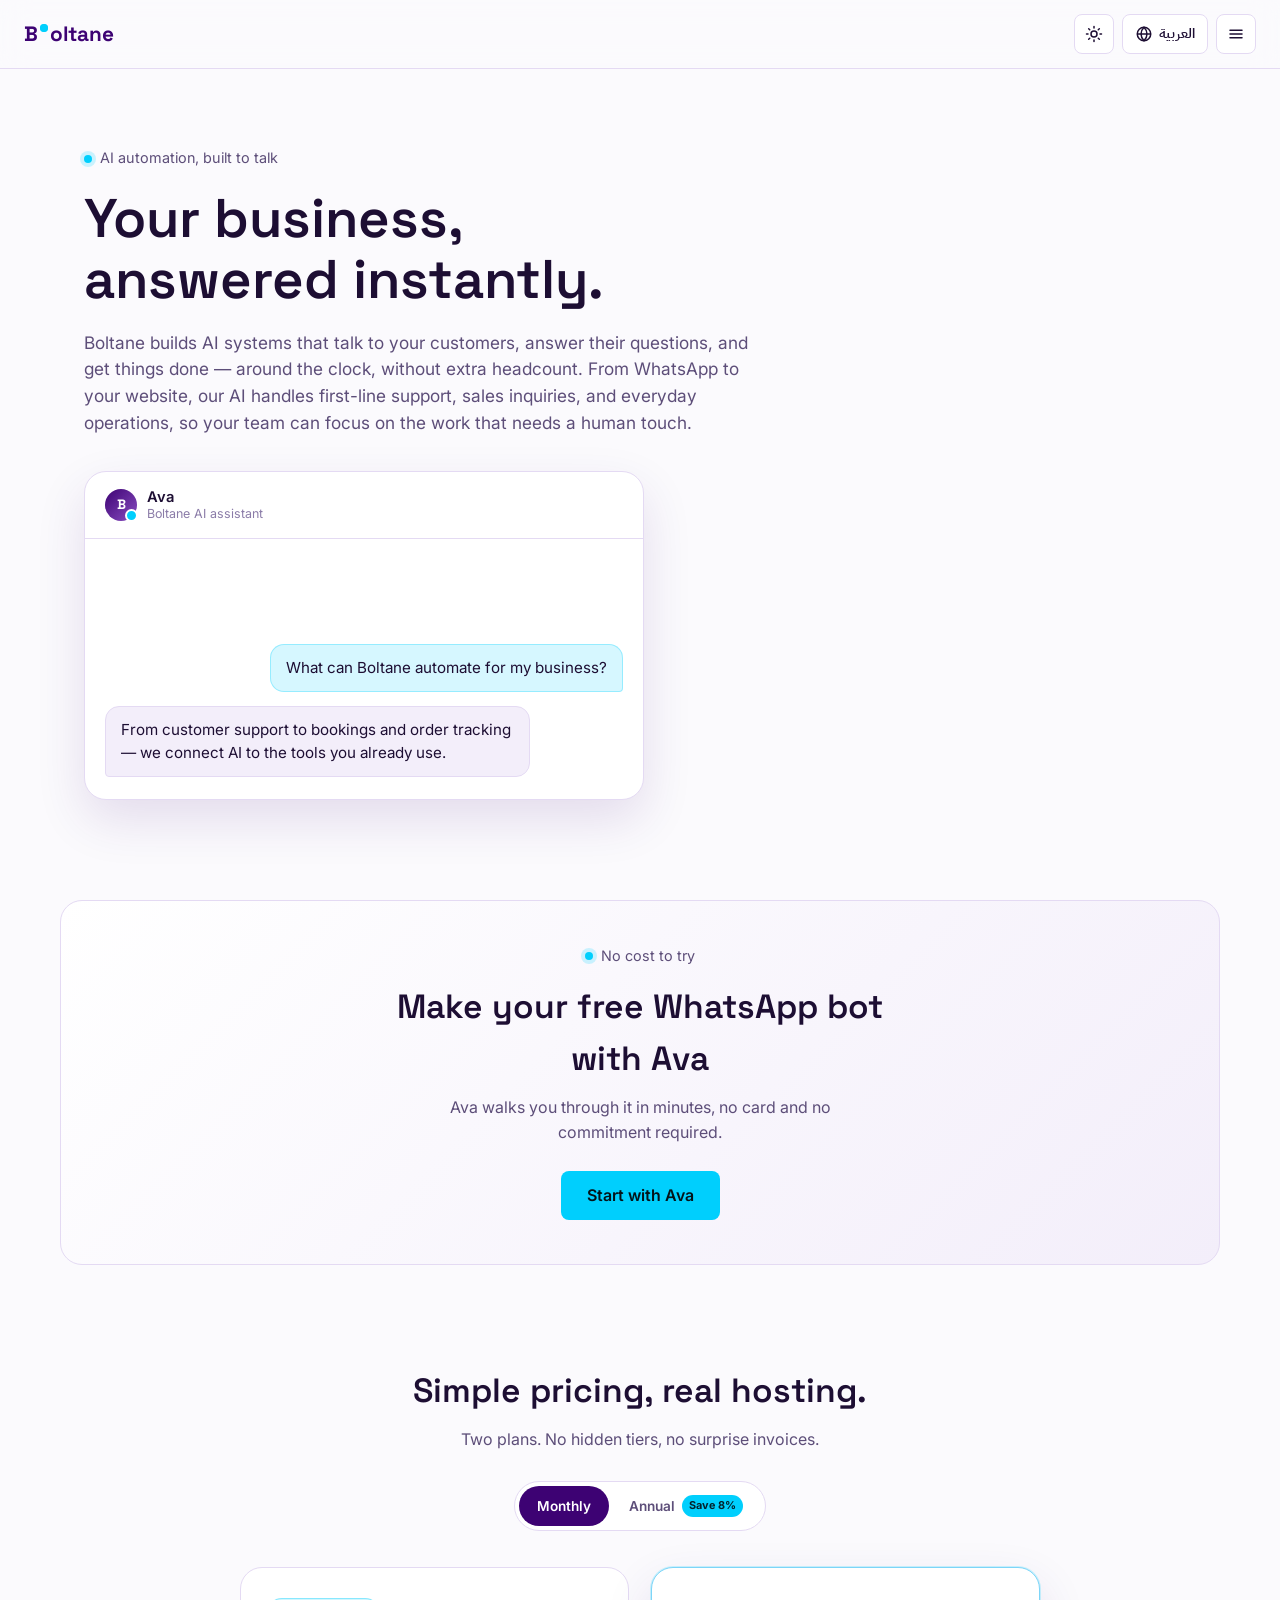
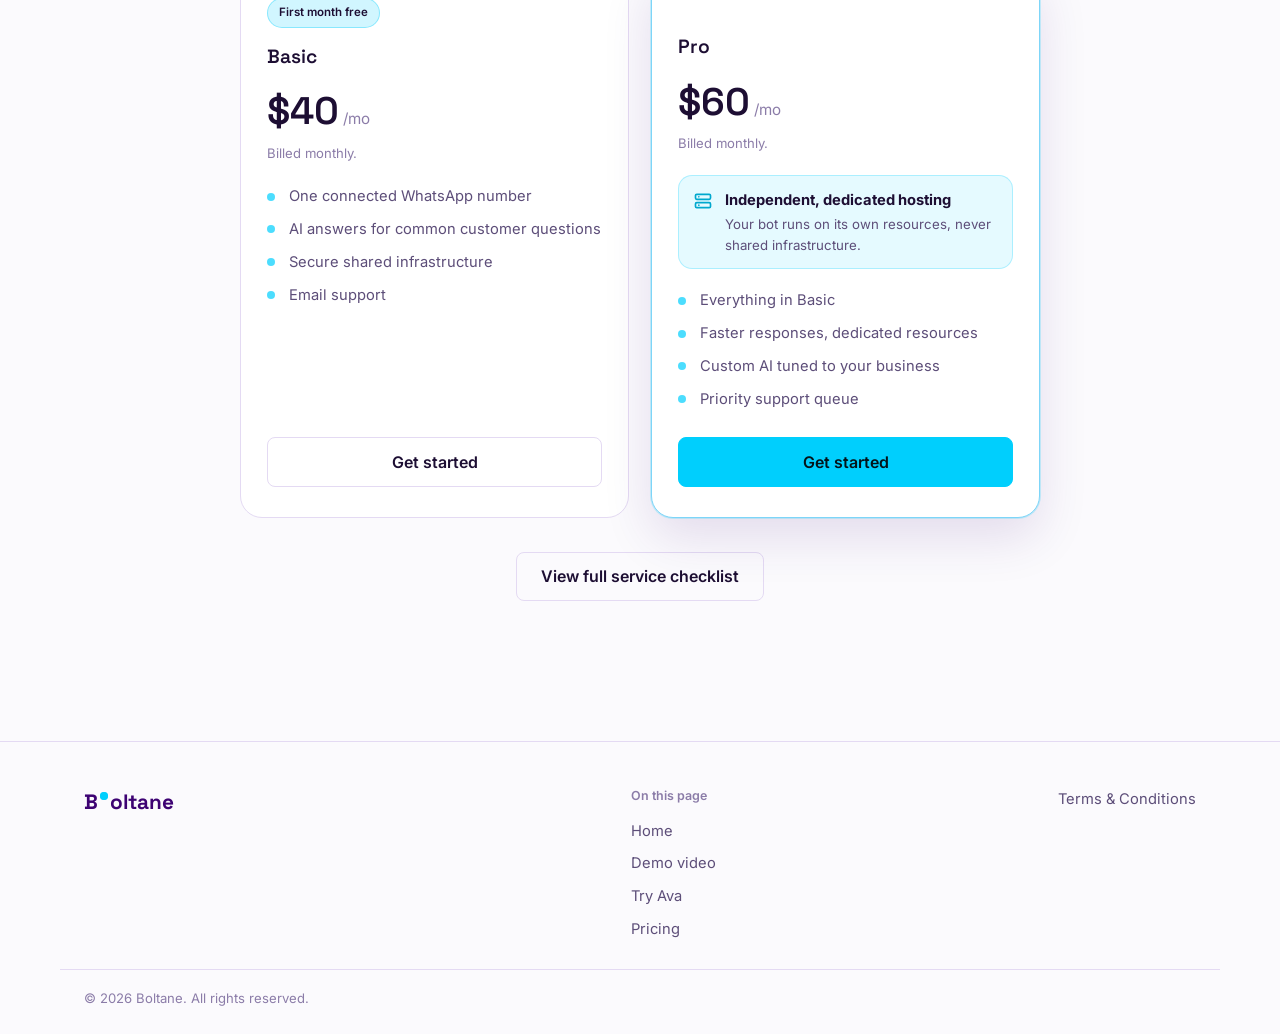
<file: index.html>
<!DOCTYPE html>
<html lang="en" dir="ltr" data-theme="dark">
<head>
<meta charset="UTF-8">
<meta name="viewport" content="width=device-width, initial-scale=1.0">
<title>Boltane — AI automation that talks</title>
<meta name="description" content="Boltane builds AI-powered conversational systems that handle sales, support, and operations for your business, around the clock.">
<link rel="icon" href="assets/logo.webp" type="image/webp">
<script>(function(){try{var t=localStorage.getItem('boltane-theme');if(t){document.documentElement.setAttribute('data-theme',t);}var l=localStorage.getItem('boltane-lang');if(l==='ar'){document.documentElement.setAttribute('lang','ar');document.documentElement.setAttribute('dir','rtl');}}catch(e){}})();</script>
<link rel="preconnect" href="https://fonts.googleapis.com">
<link rel="preconnect" href="https://fonts.gstatic.com" crossorigin>
<link href="https://fonts.googleapis.com/css2?family=Space+Grotesk:wght@500;600;700&family=Inter:wght@400;500;600&family=IBM+Plex+Sans+Arabic:wght@400;500;600;700&display=swap" rel="stylesheet">
<link rel="stylesheet" href="css/styles.css">
</head>
<body data-page-title-key="pageTitleIndex">
<a class="visually-hidden" href="#main" data-i18n="skipLink">Skip to content</a>

<header class="site-header">
  <a class="brand" href="index.html">
    <span class="brand-mark" dir="ltr"><span>B</span><span class="brand-dot"><span class="brand-dot-ping"></span><span class="brand-dot-core"></span></span><span>oltane</span></span>
  </a>

  <div class="header-controls">
    <button class="icon-btn" type="button" data-theme-toggle aria-label="Toggle theme" data-i18n-attr="aria-label:themeToggle">
      <svg class="icon-sun" viewBox="0 0 24 24" fill="none" stroke="currentColor" stroke-width="2" stroke-linecap="round"><circle cx="12" cy="12" r="4"/><path d="M12 2v2M12 20v2M4.9 4.9l1.4 1.4M17.7 17.7l1.4 1.4M2 12h2M20 12h2M4.9 19.1l1.4-1.4M17.7 6.3l1.4-1.4"/></svg>
      <svg class="icon-moon" viewBox="0 0 24 24" fill="none" stroke="currentColor" stroke-width="2" stroke-linecap="round" stroke-linejoin="round"><path d="M21 12.8A9 9 0 1 1 11.2 3a7 7 0 0 0 9.8 9.8Z"/></svg>
    </button>

    <button class="icon-btn lang-btn" type="button" data-lang-toggle aria-label="Switch language">
      <svg viewBox="0 0 24 24" fill="none" stroke="currentColor" stroke-width="2"><circle cx="12" cy="12" r="9"/><path d="M3 12h18M12 3c2.5 2.6 4 5.8 4 9s-1.5 6.4-4 9c-2.5-2.6-4-5.8-4-9s1.5-6.4 4-9Z"/></svg>
      <span data-i18n="langToggleLabel">العربية</span>
    </button>

    <button class="icon-btn" type="button" data-panel-open aria-label="Open menu" data-i18n-attr="aria-label:menuToggle">
      <svg viewBox="0 0 24 24" fill="none" stroke="currentColor" stroke-width="2" stroke-linecap="round"><path d="M4 7h16M4 12h16M4 17h16"/></svg>
    </button>
  </div>
</header>

<div class="overlay" data-overlay></div>

<nav class="side-panel" data-panel aria-hidden="true" aria-label="Site menu">
  <div class="panel-head">
    <span data-i18n="panelSections">Sections</span>
    <button class="icon-btn" type="button" data-panel-close aria-label="Close menu" data-i18n-attr="aria-label:menuClose">
      <svg viewBox="0 0 24 24" fill="none" stroke="currentColor" stroke-width="2" stroke-linecap="round"><path d="M6 6l12 12M18 6L6 18"/></svg>
    </button>
  </div>

  <div class="panel-group">
    <ul>
      <li><a href="index.html#top" data-i18n="navHome">Home</a></li>
      <li><a href="demo.html" data-i18n="navDemo">Demo video</a></li>
      <li><a href="index.html#pricing" data-i18n="navPricing">Pricing</a></li>
      <li><a href="ava.html" data-i18n="linkAva">Meet Ava</a></li>
      <li><a href="terms.html" data-i18n="linkTerms">Terms &amp; Conditions</a></li>
    </ul>
  </div>

  <div class="panel-group">
    <h3 data-i18n="panelLinks">More from Boltane</h3>
    <ul>
      <li><a href="coming-soon.html"><span data-i18n="linkBlog">Blog</span></a></li>
      <li><a href="coming-soon.html"><span data-i18n="linkCareers">Careers</span></a></li>
    </ul>
  </div>

  <div class="panel-group">
    <h3 data-i18n="panelFollow">Follow us</h3>
    <ul>
      <li>
        <a href="https://www.instagram.com/boltane.ai?stkn=OTltemNoYzNnN2hw" target="_blank" rel="noopener">
          <svg class="icon-social" viewBox="0 0 24 24" fill="none" stroke="currentColor" stroke-width="2" stroke-linecap="round" stroke-linejoin="round"><rect x="3" y="3" width="18" height="18" rx="5"/><circle cx="12" cy="12" r="4"/><circle cx="17.2" cy="6.8" r="1" fill="currentColor" stroke="none"/></svg>
          <span data-i18n="linkInstagram">Instagram</span>
          <svg class="icon-external" viewBox="0 0 24 24" fill="none" stroke="currentColor" stroke-width="2.2" stroke-linecap="round" stroke-linejoin="round"><path d="M7 17 17 7M9 7h8v8"/></svg>
        </a>
      </li>
      <li>
        <a href="https://www.linkedin.com/company/boltane/" target="_blank" rel="noopener">
          <svg class="icon-social" viewBox="0 0 24 24" fill="none" stroke="currentColor" stroke-width="2" stroke-linecap="round" stroke-linejoin="round"><rect x="3" y="3" width="18" height="18" rx="4"/><path d="M8 10.5V16M8 7.6v.01M12.2 16v-3.6c0-1.4 1-2.4 2.4-2.4s2.4 1 2.4 2.4V16"/></svg>
          <span data-i18n="linkLinkedin">LinkedIn</span>
          <svg class="icon-external" viewBox="0 0 24 24" fill="none" stroke="currentColor" stroke-width="2.2" stroke-linecap="round" stroke-linejoin="round"><path d="M7 17 17 7M9 7h8v8"/></svg>
        </a>
      </li>
    </ul>
  </div>

  <div class="panel-group">
    <h3 data-i18n="panelContact">Contact</h3>
    <ul>
      <li><a href="mailto:boltane.ai@gmail.com" data-i18n="contactEmail">Email us</a></li>
      <li><a href="https://wa.me/963982195846" target="_blank" rel="noopener" data-i18n="contactWhatsapp">Chat on WhatsApp</a></li>
    </ul>
  </div>
</nav>

<main id="main">
  <section class="hero" id="top">
    <div class="container">
      <p class="eyebrow-dot"><span class="dot"></span><span data-i18n="eyebrow">AI automation, built to talk</span></p>
      <h1 data-i18n="heroHeading">Your business, answered instantly.</h1>
      <p class="lede" data-i18n="heroLede">Boltane builds AI systems that talk to your customers, answer their questions, and get things done — around the clock, without extra headcount.</p>

      <div class="chat-demo" id="demo">
        <div class="chat-demo-head">
          <span class="chat-avatar">B</span>
          <div class="who">
            <strong data-i18n="chatName">Ava</strong>
            <small data-i18n="chatRole">Boltane AI assistant</small>
          </div>
        </div>
        <div class="chat-window" data-chat-window></div>
      </div>
    </div>
  </section>

  <section class="ava-callout" id="ava-callout">
    <div class="container ava-callout-inner reveal">
      <span class="eyebrow-dot"><span class="dot"></span><span data-i18n="avaCalloutEyebrow">No cost to try</span></span>
      <h2 data-i18n="avaCalloutHeading">Make your free WhatsApp bot with Ava</h2>
      <p data-i18n="avaCalloutSub">Ava walks you through it in minutes, no card and no commitment required.</p>
      <a class="btn-accent" href="ava.html" data-i18n="avaCalloutCta">Start with Ava</a>
    </div>
  </section>

  <section class="pricing" id="pricing" data-pricing>
    <div class="container">
      <div class="section-head reveal">
        <h2 data-i18n="pricingHeading">Simple pricing, real hosting.</h2>
        <p data-i18n="pricingSub">Two plans. No hidden tiers, no surprise invoices.</p>
      </div>

      <div class="billing-toggle" role="group" aria-label="Billing period">
        <button type="button" class="billing-option is-active" data-billing="monthly" aria-pressed="true" data-i18n="billingMonthly">Monthly</button>
        <button type="button" class="billing-option" data-billing="annual" aria-pressed="false">
          <span data-i18n="billingAnnual">Annual</span>
          <span class="discount-badge" data-i18n="billingDiscountBadge">Save 8%</span>
        </button>
      </div>

      <div class="pricing-grid">
        <article class="price-card">
          <span class="price-badge" data-i18n="badgeFirstMonthFree">First month free</span>
          <h3 data-i18n="planBasicName">Basic</h3>
          <div class="price-figure">
            <span class="price-monthly"><span class="amount">$40</span><span class="period" data-i18n="perMonth">/mo</span></span>
            <span class="price-annual"><span class="amount-strike">$480</span><span class="amount">$440</span><span class="period" data-i18n="perYear">/yr</span></span>
          </div>
          <p class="price-note price-note-monthly" data-i18n="basicNoteMonthly">Billed monthly.</p>
          <p class="price-note price-note-annual" data-i18n="basicNoteAnnual">Billed annually.</p>
          <ul class="feature-list">
            <li data-i18n="basicFeature1">One connected WhatsApp number</li>
            <li data-i18n="basicFeature2">AI answers for common customer questions</li>
            <li data-i18n="basicFeature3">Secure shared infrastructure</li>
            <li data-i18n="basicFeature4">Email support</li>
          </ul>
          <a class="btn-price" href="https://wa.me/963982195846" data-plan-cta="basic" data-i18n="ctaGetStarted">Get started</a>
        </article>

        <article class="price-card is-pro">
          <h3 data-i18n="planProName">Pro</h3>
          <div class="price-figure">
            <span class="price-monthly"><span class="amount">$60</span><span class="period" data-i18n="perMonth">/mo</span></span>
            <span class="price-annual"><span class="amount-strike">$720</span><span class="amount">$660</span><span class="period" data-i18n="perYear">/yr</span></span>
          </div>
          <p class="price-note price-note-monthly" data-i18n="proNoteMonthly">Billed monthly.</p>
          <p class="price-note price-note-annual" data-i18n="proNoteAnnual">Billed annually.</p>

          <div class="pro-differentiator">
            <svg viewBox="0 0 24 24" fill="none" stroke="currentColor" stroke-width="2" stroke-linecap="round" stroke-linejoin="round"><rect x="3" y="4" width="18" height="6" rx="1.5"/><rect x="3" y="14" width="18" height="6" rx="1.5"/><path d="M7 7h.01M7 17h.01"/></svg>
            <div>
              <strong data-i18n="proDiffTitle">Independent, dedicated hosting</strong>
              <span data-i18n="proDiffDesc">Your bot runs on its own resources, never shared infrastructure.</span>
            </div>
          </div>

          <ul class="feature-list">
            <li data-i18n="proFeature1">Everything in Basic</li>
            <li data-i18n="proFeature2">Faster responses, dedicated resources</li>
            <li data-i18n="proFeature3">Custom AI tuned to your business</li>
            <li data-i18n="proFeature4">Priority support queue</li>
          </ul>
          <a class="btn-price btn-price-accent" href="https://wa.me/963982195846" data-plan-cta="pro" data-i18n="ctaGetStarted">Get started</a>
        </article>
      </div>

      <div class="modal-trigger-wrap">
        <button class="btn-outline" type="button" data-modal-open="checklist" data-i18n="modalTriggerBtn">View full service checklist</button>
      </div>
    </div>
  </section>
</main>

<div class="overlay" data-overlay-modal></div>

<div class="modal" data-modal="checklist" aria-hidden="true" role="dialog" aria-modal="true" aria-labelledby="checklist-modal-title">
  <div class="modal-card">
    <div class="modal-head">
      <h2 id="checklist-modal-title" data-i18n="modalTitle">Service checklist</h2>
      <button class="icon-btn" type="button" data-modal-close aria-label="Close" data-i18n-attr="aria-label:menuClose">
        <svg viewBox="0 0 24 24" fill="none" stroke="currentColor" stroke-width="2" stroke-linecap="round"><path d="M6 6l12 12M18 6L6 18"/></svg>
      </button>
    </div>

    <div class="modal-body">
      <div class="modal-plan-select">
        <span class="modal-plan-label" data-i18n="modalPlanLabel">Plan</span>
        <div class="billing-toggle plan-toggle" role="group" aria-label="Plan" data-plan-toggle>
          <button type="button" class="billing-option plan-option is-active" data-plan="basic" aria-pressed="true" data-i18n="planBasicName">Basic</button>
          <button type="button" class="billing-option plan-option" data-plan="pro" aria-pressed="false" data-i18n="planProName">Pro</button>
        </div>
      </div>

      <section class="checklist-group">
        <h3 data-i18n="includedTitle">Included with every plan</h3>
        <ul class="check-list check-list-locked">
          <li><label><input type="checkbox" checked disabled><span data-i18n="inc1">Instant multilingual auto-replies (Arabic &amp; English)</span></label></li>
          <li><label><input type="checkbox" checked disabled><span data-i18n="inc2">Full conversation memory</span></label></li>
          <li><label><input type="checkbox" checked disabled><span data-i18n="inc3">Automatic AI fallback for reliability</span></label></li>
          <li><label><input type="checkbox" checked disabled><span data-i18n="inc4">Reservation &amp; booking handling</span></label></li>
          <li><label><input type="checkbox" checked disabled><span data-i18n="inc5">Customer data capture</span></label></li>
          <li><label><input type="checkbox" checked disabled><span data-i18n="inc6">Real-time manager alerts</span></label></li>
          <li><label><input type="checkbox" checked disabled><span data-i18n="inc7">Deep menu &amp; catalog training</span></label></li>
          <li><label><input type="checkbox" checked disabled><span data-i18n="inc8">Live data sync</span></label></li>
          <li><label><input type="checkbox" checked disabled><span data-i18n="inc9">General customer support automation</span></label></li>
        </ul>
      </section>

      <section class="checklist-group">
        <h3 data-i18n="addonsTitle">Optional add-ons</h3>
        <ul class="check-list check-list-interactive" data-addon-list>
          <li>
            <label>
              <input type="checkbox" data-addon data-addon-type="onetime" data-addon-value="79">
              <span class="addon-label" data-i18n="addonDocTraining">Document-based training (PDF upload)</span>
            </label>
            <span class="addon-price" data-i18n="addonDocTrainingPrice">$79 · one-time</span>
          </li>
          <li>
            <label>
              <input type="checkbox" data-addon data-addon-type="monthly" data-addon-value="15">
              <span class="addon-label" data-i18n="addonModel">Dedicated AI model selection</span>
            </label>
            <span class="addon-price" data-i18n="addonModelPrice">$15/month</span>
          </li>
          <li>
            <label>
              <input type="checkbox" data-addon data-addon-type="monthly" data-addon-value="12">
              <span class="addon-label" data-i18n="addonReminders">Booking reminders</span>
            </label>
            <span class="addon-price" data-i18n="addonRemindersPrice">$12/month</span>
          </li>
          <li>
            <label>
              <input type="checkbox" data-addon data-addon-type="monthly" data-addon-value="25">
              <span class="addon-label" data-i18n="addonBroadcast">Promotional &amp; broadcast messages</span>
            </label>
            <span class="addon-price" data-i18n="addonBroadcastPrice">$25/month</span>
          </li>
          <li>
            <label>
              <input type="checkbox" data-addon data-addon-type="monthly" data-addon-value="15">
              <span class="addon-label" data-i18n="addonExport">Customer data export</span>
            </label>
            <span class="addon-price" data-i18n="addonExportPrice">$15/month</span>
          </li>
          <li>
            <label>
              <input type="checkbox" data-addon data-addon-type="quote">
              <span class="addon-label" data-i18n="addonBranchShared">Additional branch, shared menu</span>
            </label>
            <span class="addon-price addon-price-quote" data-i18n="addonBranchSharedPrice">Custom quote — contact us</span>
          </li>
          <li>
            <label>
              <input type="checkbox" data-addon data-addon-type="quote">
              <span class="addon-label" data-i18n="addonBranchIndependent">Additional branch, independent menu</span>
            </label>
            <span class="addon-price addon-price-quote" data-i18n="addonBranchIndependentPrice">Custom quote — contact us</span>
          </li>
        </ul>
      </section>

      <section class="checklist-group">
        <h3 data-i18n="requestsTitle">Anything else?</h3>
        <textarea data-extra-request rows="3" data-i18n-attr="placeholder:requestsPlaceholder" placeholder="Tell us about any other requests..."></textarea>
        <p class="modal-note" data-i18n="approxPricingNotice">Prices shown are approximate — Boltane's team will confirm final pricing after reviewing your request.</p>
      </section>
    </div>

    <div class="modal-foot">
      <div class="modal-total">
        <div class="modal-total-row">
          <span data-i18n="modalTotalLabel">Estimated total</span>
          <span class="modal-total-amount" data-total-amount>$40/mo</span>
        </div>
        <p class="modal-total-quote-note" data-total-quote-note hidden data-i18n="modalTotalQuoteNote">+ custom quote for the additional branch(es) selected — priced individually</p>
        <p class="modal-total-caveat" data-i18n="modalTotalCaveat">Excludes one-time fees.</p>
      </div>
      <button class="btn-accent" type="button" data-modal-confirm data-i18n="confirmBtn">Confirm on WhatsApp</button>
    </div>
  </div>
</div>

<footer class="site-footer">
  <div class="container footer-inner">
    <a class="brand footer-brand" href="index.html">
      <span class="brand-mark" dir="ltr"><span>B</span><span class="brand-dot"><span class="brand-dot-ping"></span><span class="brand-dot-core"></span></span><span>oltane</span></span>
    </a>

    <nav class="footer-nav" aria-label="Site sections">
      <h3 data-i18n="footerSiteIndex">On this page</h3>
      <ul>
        <li><a href="index.html#top" data-i18n="navHome">Home</a></li>
        <li><a href="demo.html" data-i18n="navDemo">Demo video</a></li>
        <li><a href="index.html#ava-callout" data-i18n="footerTryAva">Try Ava</a></li>
        <li><a href="index.html#pricing" data-i18n="navPricing">Pricing</a></li>
      </ul>
    </nav>

    <div class="footer-legal">
      <a href="terms.html" data-i18n="linkTerms">Terms &amp; Conditions</a>
    </div>
  </div>
  <div class="container footer-bottom">
    <span>&copy; <span data-year></span> Boltane. <span data-i18n="footerCopyright">All rights reserved.</span></span>
  </div>
</footer>

<script src="js/main.js"></script>
</body>
</html>
</file>
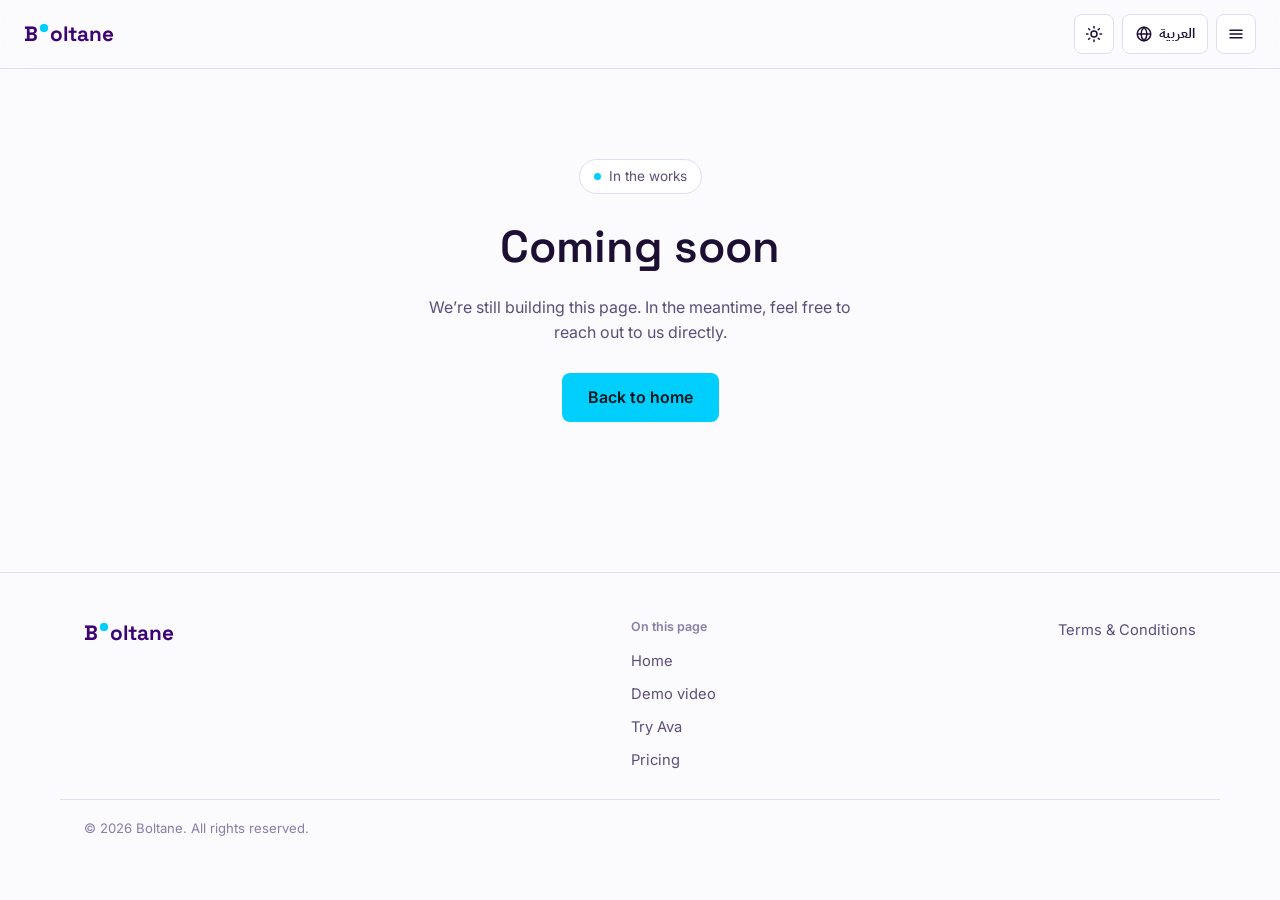
<file: coming-soon.html>
<!DOCTYPE html>
<html lang="en" dir="ltr" data-theme="dark">
<head>
<meta charset="UTF-8">
<meta name="viewport" content="width=device-width, initial-scale=1.0">
<title>Coming Soon — Boltane</title>
<link rel="icon" href="assets/logo.webp" type="image/webp">
<script>(function(){try{var t=localStorage.getItem('boltane-theme');if(t){document.documentElement.setAttribute('data-theme',t);}var l=localStorage.getItem('boltane-lang');if(l==='ar'){document.documentElement.setAttribute('lang','ar');document.documentElement.setAttribute('dir','rtl');}}catch(e){}})();</script>
<link rel="preconnect" href="https://fonts.googleapis.com">
<link rel="preconnect" href="https://fonts.gstatic.com" crossorigin>
<link href="https://fonts.googleapis.com/css2?family=Space+Grotesk:wght@500;600;700&family=Inter:wght@400;500;600&family=IBM+Plex+Sans+Arabic:wght@400;500;600;700&display=swap" rel="stylesheet">
<link rel="stylesheet" href="css/styles.css">
</head>
<body data-page-title-key="pageTitleComingSoon">
<a class="visually-hidden" href="#main" data-i18n="skipLink">Skip to content</a>

<header class="site-header">
  <a class="brand" href="index.html">
    <span class="brand-mark" dir="ltr"><span>B</span><span class="brand-dot"><span class="brand-dot-ping"></span><span class="brand-dot-core"></span></span><span>oltane</span></span>
  </a>

  <div class="header-controls">
    <button class="icon-btn" type="button" data-theme-toggle aria-label="Toggle theme" data-i18n-attr="aria-label:themeToggle">
      <svg class="icon-sun" viewBox="0 0 24 24" fill="none" stroke="currentColor" stroke-width="2" stroke-linecap="round"><circle cx="12" cy="12" r="4"/><path d="M12 2v2M12 20v2M4.9 4.9l1.4 1.4M17.7 17.7l1.4 1.4M2 12h2M20 12h2M4.9 19.1l1.4-1.4M17.7 6.3l1.4-1.4"/></svg>
      <svg class="icon-moon" viewBox="0 0 24 24" fill="none" stroke="currentColor" stroke-width="2" stroke-linecap="round" stroke-linejoin="round"><path d="M21 12.8A9 9 0 1 1 11.2 3a7 7 0 0 0 9.8 9.8Z"/></svg>
    </button>

    <button class="icon-btn lang-btn" type="button" data-lang-toggle aria-label="Switch language">
      <svg viewBox="0 0 24 24" fill="none" stroke="currentColor" stroke-width="2"><circle cx="12" cy="12" r="9"/><path d="M3 12h18M12 3c2.5 2.6 4 5.8 4 9s-1.5 6.4-4 9c-2.5-2.6-4-5.8-4-9s1.5-6.4 4-9Z"/></svg>
      <span data-i18n="langToggleLabel">العربية</span>
    </button>

    <button class="icon-btn" type="button" data-panel-open aria-label="Open menu" data-i18n-attr="aria-label:menuToggle">
      <svg viewBox="0 0 24 24" fill="none" stroke="currentColor" stroke-width="2" stroke-linecap="round"><path d="M4 7h16M4 12h16M4 17h16"/></svg>
    </button>
  </div>
</header>

<div class="overlay" data-overlay></div>

<nav class="side-panel" data-panel aria-hidden="true" aria-label="Site menu">
  <div class="panel-head">
    <span data-i18n="panelSections">Sections</span>
    <button class="icon-btn" type="button" data-panel-close aria-label="Close menu" data-i18n-attr="aria-label:menuClose">
      <svg viewBox="0 0 24 24" fill="none" stroke="currentColor" stroke-width="2" stroke-linecap="round"><path d="M6 6l12 12M18 6L6 18"/></svg>
    </button>
  </div>

  <div class="panel-group">
    <ul>
      <li><a href="index.html#top" data-i18n="navHome">Home</a></li>
      <li><a href="demo.html" data-i18n="navDemo">Demo video</a></li>
      <li><a href="index.html#pricing" data-i18n="navPricing">Pricing</a></li>
      <li><a href="ava.html" data-i18n="linkAva">Meet Ava</a></li>
      <li><a href="terms.html" data-i18n="linkTerms">Terms &amp; Conditions</a></li>
    </ul>
  </div>

  <div class="panel-group">
    <h3 data-i18n="panelLinks">More from Boltane</h3>
    <ul>
      <li><a href="coming-soon.html"><span data-i18n="linkBlog">Blog</span></a></li>
      <li><a href="coming-soon.html"><span data-i18n="linkCareers">Careers</span></a></li>
    </ul>
  </div>

  <div class="panel-group">
    <h3 data-i18n="panelFollow">Follow us</h3>
    <ul>
      <li>
        <a href="https://www.instagram.com/boltane.ai?stkn=OTltemNoYzNnN2hw" target="_blank" rel="noopener">
          <svg class="icon-social" viewBox="0 0 24 24" fill="none" stroke="currentColor" stroke-width="2" stroke-linecap="round" stroke-linejoin="round"><rect x="3" y="3" width="18" height="18" rx="5"/><circle cx="12" cy="12" r="4"/><circle cx="17.2" cy="6.8" r="1" fill="currentColor" stroke="none"/></svg>
          <span data-i18n="linkInstagram">Instagram</span>
          <svg class="icon-external" viewBox="0 0 24 24" fill="none" stroke="currentColor" stroke-width="2.2" stroke-linecap="round" stroke-linejoin="round"><path d="M7 17 17 7M9 7h8v8"/></svg>
        </a>
      </li>
      <li>
        <a href="https://www.linkedin.com/company/boltane/" target="_blank" rel="noopener">
          <svg class="icon-social" viewBox="0 0 24 24" fill="none" stroke="currentColor" stroke-width="2" stroke-linecap="round" stroke-linejoin="round"><rect x="3" y="3" width="18" height="18" rx="4"/><path d="M8 10.5V16M8 7.6v.01M12.2 16v-3.6c0-1.4 1-2.4 2.4-2.4s2.4 1 2.4 2.4V16"/></svg>
          <span data-i18n="linkLinkedin">LinkedIn</span>
          <svg class="icon-external" viewBox="0 0 24 24" fill="none" stroke="currentColor" stroke-width="2.2" stroke-linecap="round" stroke-linejoin="round"><path d="M7 17 17 7M9 7h8v8"/></svg>
        </a>
      </li>
    </ul>
  </div>

  <div class="panel-group">
    <h3 data-i18n="panelContact">Contact</h3>
    <ul>
      <li><a href="mailto:hello@boltane.ai" data-i18n="contactEmail">Email us</a></li>
      <li><a href="https://wa.me/963982195846" target="_blank" rel="noopener" data-i18n="contactWhatsapp">Chat on WhatsApp</a></li>
    </ul>
  </div>
</nav>

<main id="main">
  <div class="container coming-soon-page">
    <div class="coming-soon-badge">
      <span class="dot"></span>
      <span data-i18n="comingSoonBadge">In the works</span>
    </div>
    <h1 data-i18n="comingSoonHeading">Coming soon</h1>
    <p data-i18n="comingSoonSub">We're still building this page. In the meantime, feel free to reach out to us directly.</p>
    <a class="btn-accent" href="index.html" data-i18n="comingSoonCta">Back to home</a>
  </div>
</main>

<footer class="site-footer">
  <div class="container footer-inner">
    <a class="brand footer-brand" href="index.html">
      <span class="brand-mark" dir="ltr"><span>B</span><span class="brand-dot"><span class="brand-dot-ping"></span><span class="brand-dot-core"></span></span><span>oltane</span></span>
    </a>

    <nav class="footer-nav" aria-label="Site sections">
      <h3 data-i18n="footerSiteIndex">On this page</h3>
      <ul>
        <li><a href="index.html#top" data-i18n="navHome">Home</a></li>
        <li><a href="demo.html" data-i18n="navDemo">Demo video</a></li>
        <li><a href="index.html#ava-callout" data-i18n="footerTryAva">Try Ava</a></li>
        <li><a href="index.html#pricing" data-i18n="navPricing">Pricing</a></li>
      </ul>
    </nav>

    <div class="footer-legal">
      <a href="terms.html" data-i18n="linkTerms">Terms &amp; Conditions</a>
    </div>
  </div>
  <div class="container footer-bottom">
    <span>&copy; <span data-year></span> Boltane. <span data-i18n="footerCopyright">All rights reserved.</span></span>
  </div>
</footer>

<script src="js/main.js"></script>
</body>
</html>
</file>
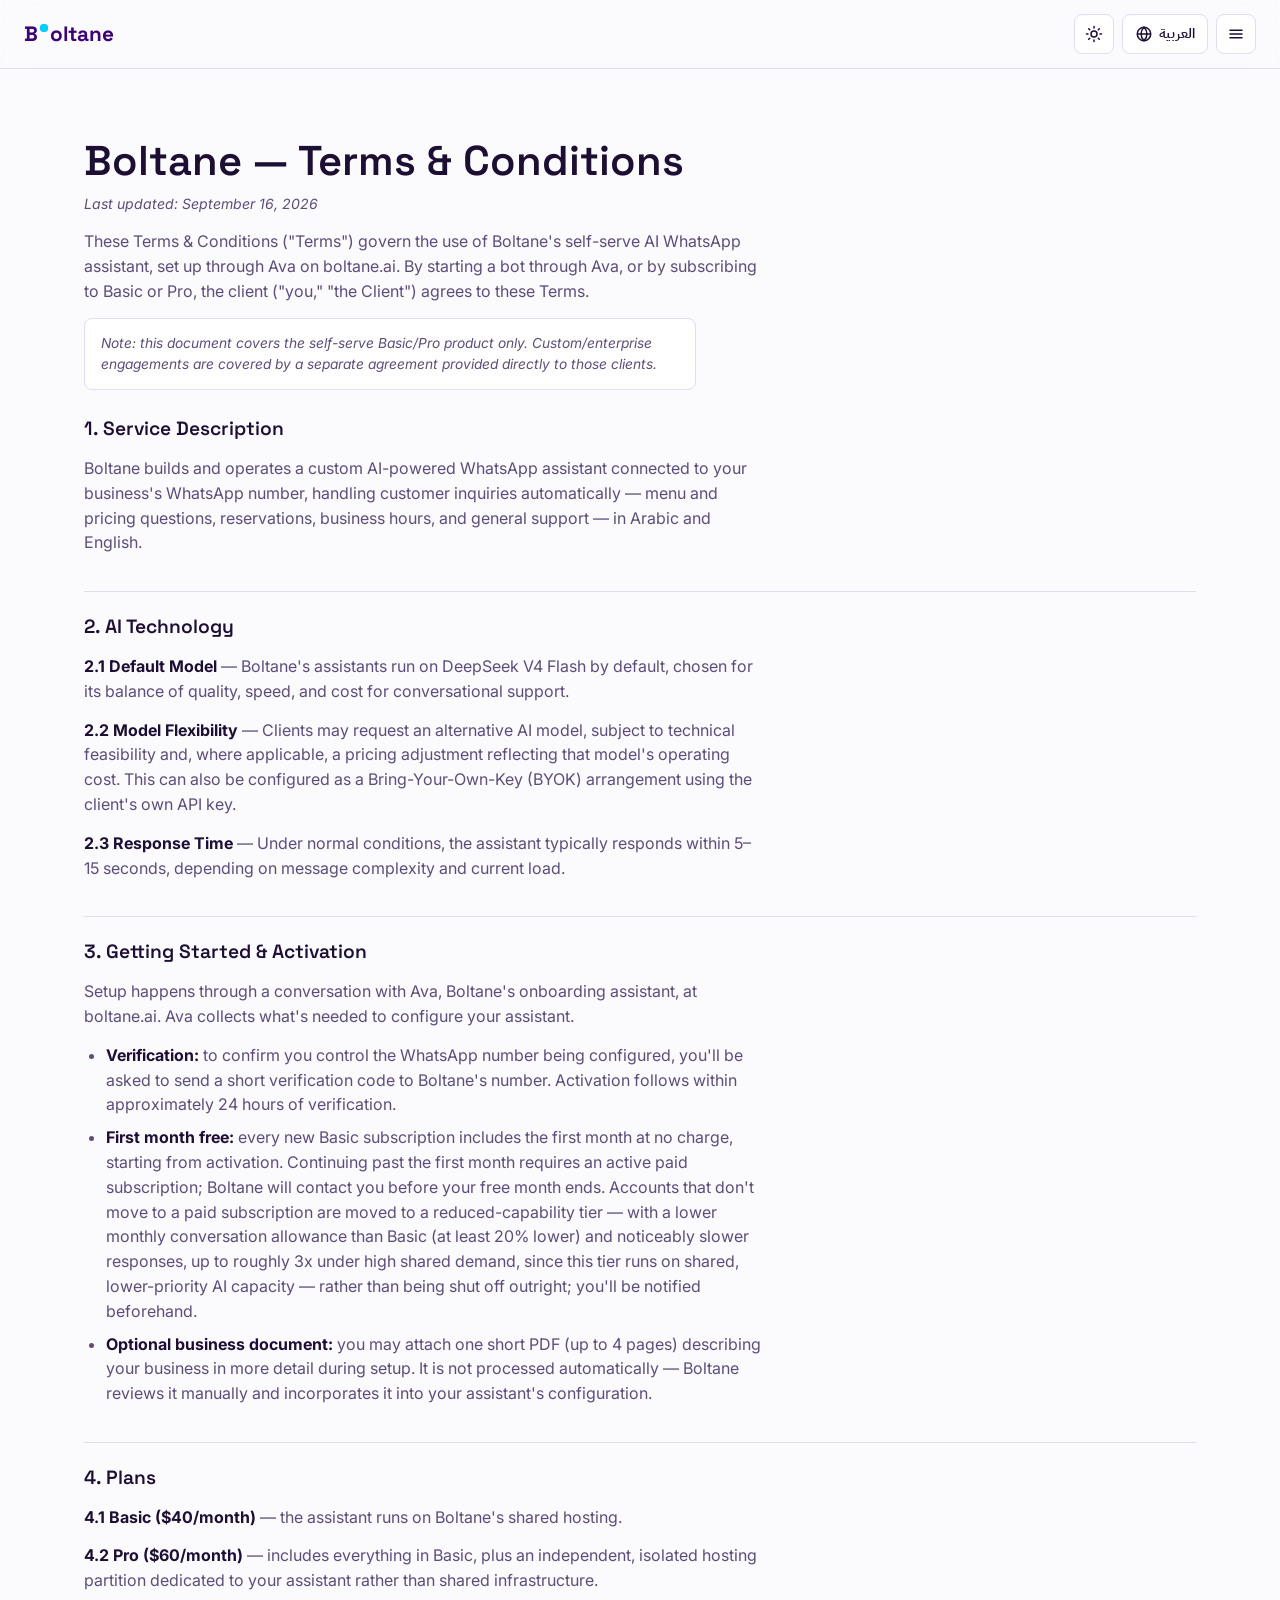
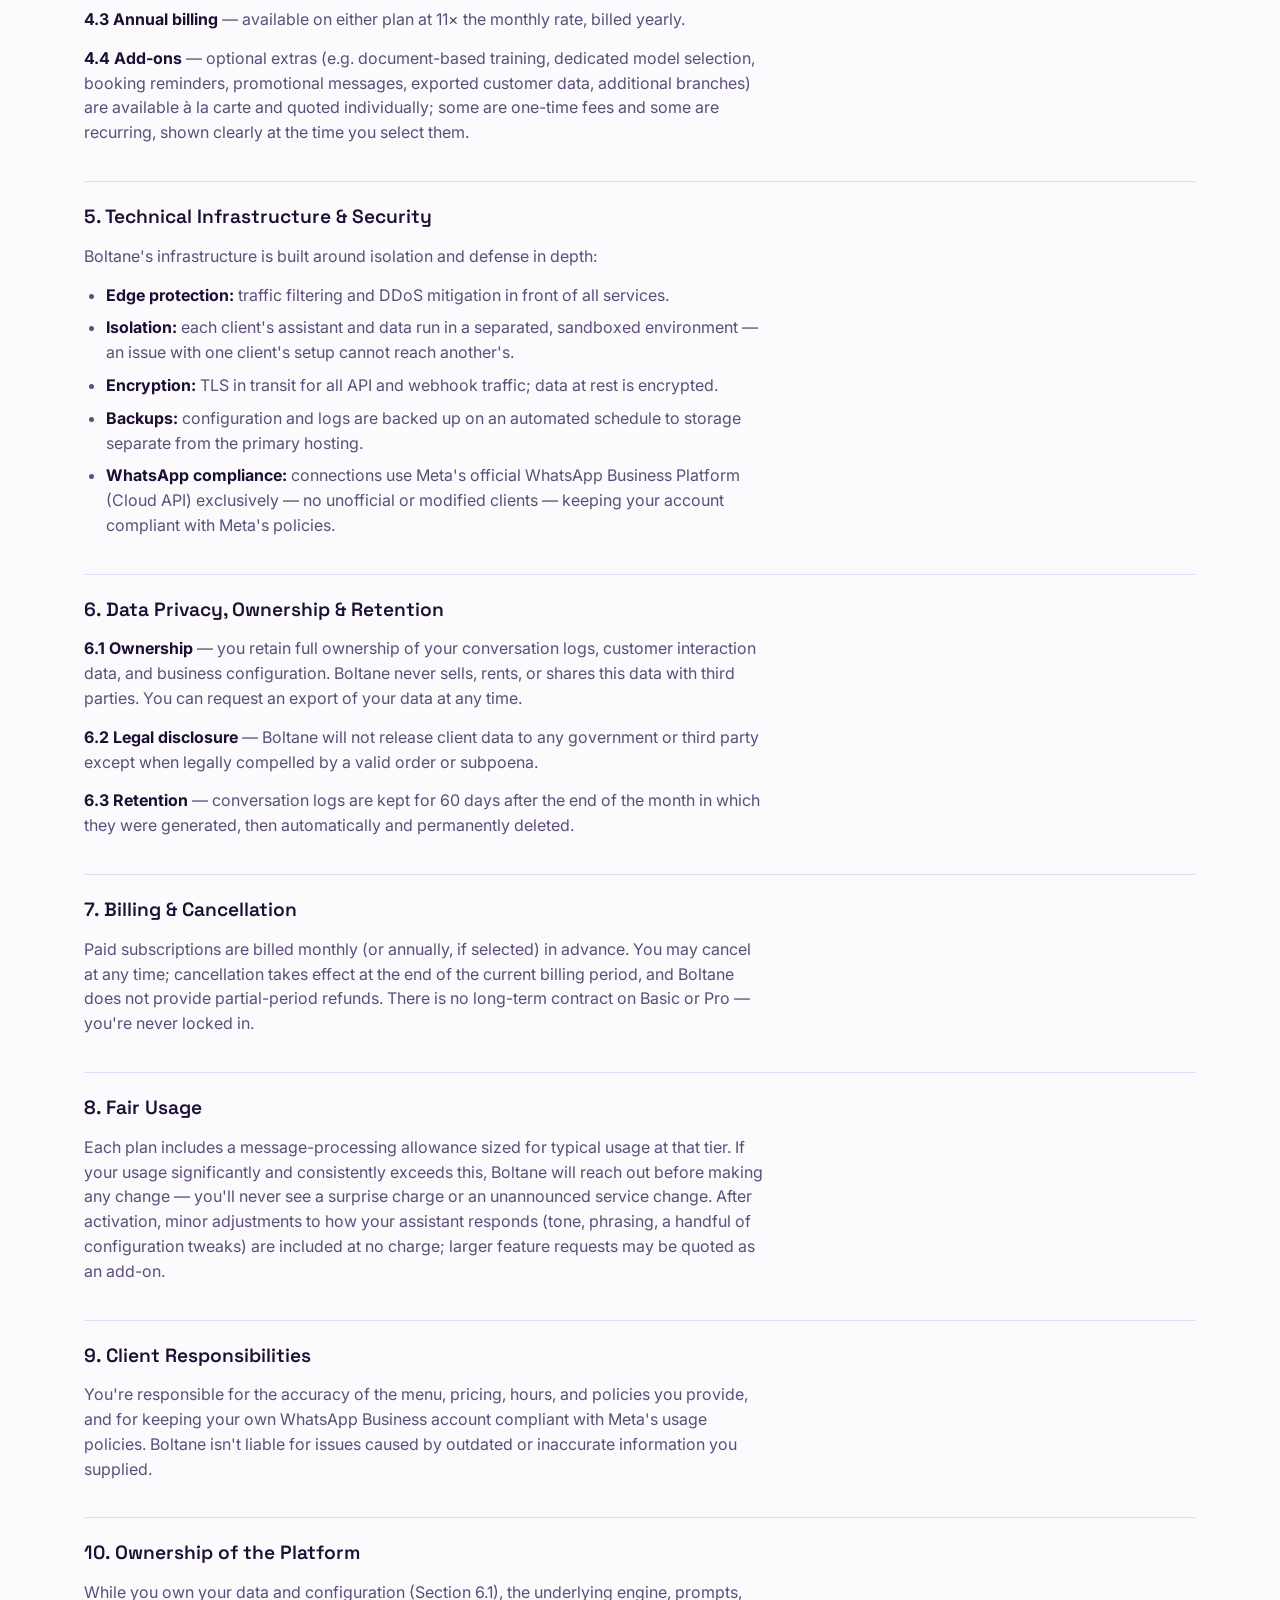
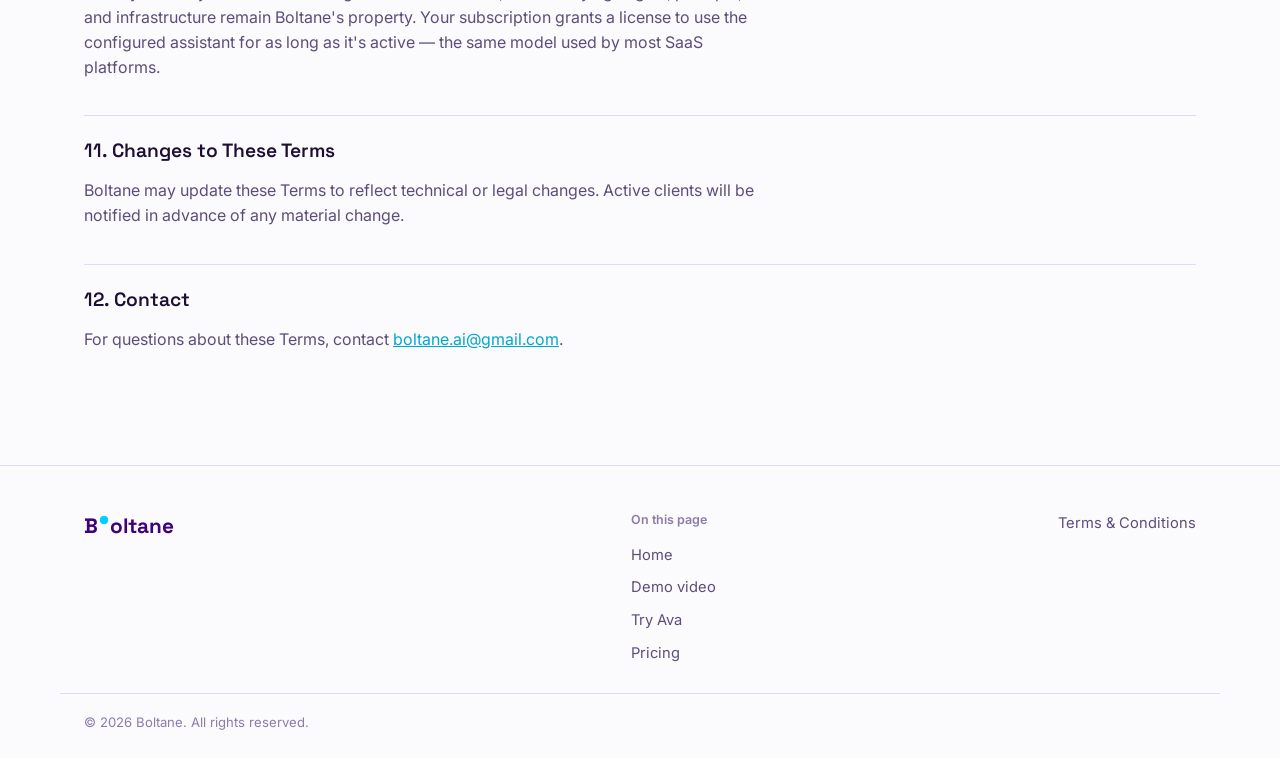
<file: terms.html>
<!DOCTYPE html>
<html lang="en" dir="ltr" data-theme="dark">
<head>
<meta charset="UTF-8">
<meta name="viewport" content="width=device-width, initial-scale=1.0">
<title>Terms &amp; Conditions — Boltane</title>
<link rel="icon" href="assets/logo.webp" type="image/webp">
<script>(function(){try{var t=localStorage.getItem('boltane-theme');if(t){document.documentElement.setAttribute('data-theme',t);}var l=localStorage.getItem('boltane-lang');if(l==='ar'){document.documentElement.setAttribute('lang','ar');document.documentElement.setAttribute('dir','rtl');}}catch(e){}})();</script>
<link rel="preconnect" href="https://fonts.googleapis.com">
<link rel="preconnect" href="https://fonts.gstatic.com" crossorigin>
<link href="https://fonts.googleapis.com/css2?family=Space+Grotesk:wght@500;600;700&family=Inter:wght@400;500;600&family=IBM+Plex+Sans+Arabic:wght@400;500;600;700&display=swap" rel="stylesheet">
<link rel="stylesheet" href="css/styles.css">
<style>
  .terms-shell { min-height: 50vh; padding-block: 60px; }
  .terms-shell h1 {
    font-family: var(--font-display);
    font-size: clamp(1.8rem, 4vw, 2.6rem);
    margin: 0;
  }
</style>
</head>
<body data-page-title-key="pageTitleTerms">
<a class="visually-hidden" href="#main" data-i18n="skipLink">Skip to content</a>

<header class="site-header">
  <a class="brand" href="index.html">
    <span class="brand-mark" dir="ltr"><span>B</span><span class="brand-dot"><span class="brand-dot-ping"></span><span class="brand-dot-core"></span></span><span>oltane</span></span>
  </a>

  <div class="header-controls">
    <button class="icon-btn" type="button" data-theme-toggle aria-label="Toggle theme" data-i18n-attr="aria-label:themeToggle">
      <svg class="icon-sun" viewBox="0 0 24 24" fill="none" stroke="currentColor" stroke-width="2" stroke-linecap="round"><circle cx="12" cy="12" r="4"/><path d="M12 2v2M12 20v2M4.9 4.9l1.4 1.4M17.7 17.7l1.4 1.4M2 12h2M20 12h2M4.9 19.1l1.4-1.4M17.7 6.3l1.4-1.4"/></svg>
      <svg class="icon-moon" viewBox="0 0 24 24" fill="none" stroke="currentColor" stroke-width="2" stroke-linecap="round" stroke-linejoin="round"><path d="M21 12.8A9 9 0 1 1 11.2 3a7 7 0 0 0 9.8 9.8Z"/></svg>
    </button>

    <button class="icon-btn lang-btn" type="button" data-lang-toggle aria-label="Switch language">
      <svg viewBox="0 0 24 24" fill="none" stroke="currentColor" stroke-width="2"><circle cx="12" cy="12" r="9"/><path d="M3 12h18M12 3c2.5 2.6 4 5.8 4 9s-1.5 6.4-4 9c-2.5-2.6-4-5.8-4-9s1.5-6.4 4-9Z"/></svg>
      <span data-i18n="langToggleLabel">العربية</span>
    </button>

    <button class="icon-btn" type="button" data-panel-open aria-label="Open menu" data-i18n-attr="aria-label:menuToggle">
      <svg viewBox="0 0 24 24" fill="none" stroke="currentColor" stroke-width="2" stroke-linecap="round"><path d="M4 7h16M4 12h16M4 17h16"/></svg>
    </button>
  </div>
</header>

<div class="overlay" data-overlay></div>

<nav class="side-panel" data-panel aria-hidden="true" aria-label="Site menu">
  <div class="panel-head">
    <span data-i18n="panelSections">Sections</span>
    <button class="icon-btn" type="button" data-panel-close aria-label="Close menu" data-i18n-attr="aria-label:menuClose">
      <svg viewBox="0 0 24 24" fill="none" stroke="currentColor" stroke-width="2" stroke-linecap="round"><path d="M6 6l12 12M18 6L6 18"/></svg>
    </button>
  </div>

  <div class="panel-group">
    <ul>
      <li><a href="index.html#top" data-i18n="navHome">Home</a></li>
      <li><a href="demo.html" data-i18n="navDemo">Demo video</a></li>
      <li><a href="index.html#pricing" data-i18n="navPricing">Pricing</a></li>
      <li><a href="ava.html" data-i18n="linkAva">Meet Ava</a></li>
      <li><a href="terms.html" data-i18n="linkTerms">Terms &amp; Conditions</a></li>
    </ul>
  </div>

  <div class="panel-group">
    <h3 data-i18n="panelLinks">More from Boltane</h3>
    <ul>
      <li><a href="coming-soon.html"><span data-i18n="linkBlog">Blog</span></a></li>
      <li><a href="coming-soon.html"><span data-i18n="linkCareers">Careers</span></a></li>
    </ul>
  </div>

  <div class="panel-group">
    <h3 data-i18n="panelFollow">Follow us</h3>
    <ul>
      <li>
        <a href="https://www.instagram.com/boltane.ai?stkn=OTltemNoYzNnN2hw" target="_blank" rel="noopener">
          <svg class="icon-social" viewBox="0 0 24 24" fill="none" stroke="currentColor" stroke-width="2" stroke-linecap="round" stroke-linejoin="round"><rect x="3" y="3" width="18" height="18" rx="5"/><circle cx="12" cy="12" r="4"/><circle cx="17.2" cy="6.8" r="1" fill="currentColor" stroke="none"/></svg>
          <span data-i18n="linkInstagram">Instagram</span>
          <svg class="icon-external" viewBox="0 0 24 24" fill="none" stroke="currentColor" stroke-width="2.2" stroke-linecap="round" stroke-linejoin="round"><path d="M7 17 17 7M9 7h8v8"/></svg>
        </a>
      </li>
      <li>
        <a href="https://www.linkedin.com/company/boltane/" target="_blank" rel="noopener">
          <svg class="icon-social" viewBox="0 0 24 24" fill="none" stroke="currentColor" stroke-width="2" stroke-linecap="round" stroke-linejoin="round"><rect x="3" y="3" width="18" height="18" rx="4"/><path d="M8 10.5V16M8 7.6v.01M12.2 16v-3.6c0-1.4 1-2.4 2.4-2.4s2.4 1 2.4 2.4V16"/></svg>
          <span data-i18n="linkLinkedin">LinkedIn</span>
          <svg class="icon-external" viewBox="0 0 24 24" fill="none" stroke="currentColor" stroke-width="2.2" stroke-linecap="round" stroke-linejoin="round"><path d="M7 17 17 7M9 7h8v8"/></svg>
        </a>
      </li>
    </ul>
  </div>

  <div class="panel-group">
    <h3 data-i18n="panelContact">Contact</h3>
    <ul>
      <li><a href="mailto:boltane.ai@gmail.com" data-i18n="contactEmail">Email us</a></li>
      <li><a href="https://wa.me/963982195846" target="_blank" rel="noopener" data-i18n="contactWhatsapp">Chat on WhatsApp</a></li>
    </ul>
  </div>
</nav>

<main id="main">
  <div class="container terms-shell">
    <article class="terms-page" data-lang-block="en">
      <h1>Boltane — Terms &amp; Conditions</h1>
      <p class="terms-meta"><em>Last updated: September 16, 2026</em></p>
      <p>These Terms &amp; Conditions ("Terms") govern the use of Boltane's self-serve AI WhatsApp assistant, set up through Ava on boltane.ai. By starting a bot through Ava, or by subscribing to Basic or Pro, the client ("you," "the Client") agrees to these Terms.</p>
      <p class="terms-note"><em>Note: this document covers the self-serve Basic/Pro product only. Custom/enterprise engagements are covered by a separate agreement provided directly to those clients.</em></p>
      <h2>1. Service Description</h2>
      <p>Boltane builds and operates a custom AI-powered WhatsApp assistant connected to your business's WhatsApp number, handling customer inquiries automatically — menu and pricing questions, reservations, business hours, and general support — in Arabic and English.</p>
      <h2>2. AI Technology</h2>
      <p><strong>2.1 Default Model</strong> — Boltane's assistants run on DeepSeek V4 Flash by default, chosen for its balance of quality, speed, and cost for conversational support.</p>
      <p><strong>2.2 Model Flexibility</strong> — Clients may request an alternative AI model, subject to technical feasibility and, where applicable, a pricing adjustment reflecting that model's operating cost. This can also be configured as a Bring-Your-Own-Key (BYOK) arrangement using the client's own API key.</p>
      <p><strong>2.3 Response Time</strong> — Under normal conditions, the assistant typically responds within 5–15 seconds, depending on message complexity and current load.</p>
      <h2>3. Getting Started &amp; Activation</h2>
      <p>Setup happens through a conversation with Ava, Boltane's onboarding assistant, at boltane.ai. Ava collects what's needed to configure your assistant.</p>
      <ul>
        <li><strong>Verification:</strong> to confirm you control the WhatsApp number being configured, you'll be asked to send a short verification code to Boltane's number. Activation follows within approximately 24 hours of verification.</li>
        <li><strong>First month free:</strong> every new Basic subscription includes the first month at no charge, starting from activation. Continuing past the first month requires an active paid subscription; Boltane will contact you before your free month ends. Accounts that don't move to a paid subscription are moved to a reduced-capability tier — with a lower monthly conversation allowance than Basic (at least 20% lower) and noticeably slower responses, up to roughly 3x under high shared demand, since this tier runs on shared, lower-priority AI capacity — rather than being shut off outright; you'll be notified beforehand.</li>
        <li><strong>Optional business document:</strong> you may attach one short PDF (up to 4 pages) describing your business in more detail during setup. It is not processed automatically — Boltane reviews it manually and incorporates it into your assistant's configuration.</li>
      </ul>
      <h2>4. Plans</h2>
      <p><strong>4.1 Basic ($40/month)</strong> — the assistant runs on Boltane's shared hosting.</p>
      <p><strong>4.2 Pro ($60/month)</strong> — includes everything in Basic, plus an independent, isolated hosting partition dedicated to your assistant rather than shared infrastructure.</p>
      <p><strong>4.3 Annual billing</strong> — available on either plan at 11× the monthly rate, billed yearly.</p>
      <p><strong>4.4 Add-ons</strong> — optional extras (e.g. document-based training, dedicated model selection, booking reminders, promotional messages, exported customer data, additional branches) are available à la carte and quoted individually; some are one-time fees and some are recurring, shown clearly at the time you select them.</p>
      <h2>5. Technical Infrastructure &amp; Security</h2>
      <p>Boltane's infrastructure is built around isolation and defense in depth:</p>
      <ul>
        <li><strong>Edge protection:</strong> traffic filtering and DDoS mitigation in front of all services.</li>
        <li><strong>Isolation:</strong> each client's assistant and data run in a separated, sandboxed environment — an issue with one client's setup cannot reach another's.</li>
        <li><strong>Encryption:</strong> TLS in transit for all API and webhook traffic; data at rest is encrypted.</li>
        <li><strong>Backups:</strong> configuration and logs are backed up on an automated schedule to storage separate from the primary hosting.</li>
        <li><strong>WhatsApp compliance:</strong> connections use Meta's official WhatsApp Business Platform (Cloud API) exclusively — no unofficial or modified clients — keeping your account compliant with Meta's policies.</li>
      </ul>
      <h2>6. Data Privacy, Ownership &amp; Retention</h2>
      <p><strong>6.1 Ownership</strong> — you retain full ownership of your conversation logs, customer interaction data, and business configuration. Boltane never sells, rents, or shares this data with third parties. You can request an export of your data at any time.</p>
      <p><strong>6.2 Legal disclosure</strong> — Boltane will not release client data to any government or third party except when legally compelled by a valid order or subpoena.</p>
      <p><strong>6.3 Retention</strong> — conversation logs are kept for 60 days after the end of the month in which they were generated, then automatically and permanently deleted.</p>
      <h2>7. Billing &amp; Cancellation</h2>
      <p>Paid subscriptions are billed monthly (or annually, if selected) in advance. You may cancel at any time; cancellation takes effect at the end of the current billing period, and Boltane does not provide partial-period refunds. There is no long-term contract on Basic or Pro — you're never locked in.</p>
      <h2>8. Fair Usage</h2>
      <p>Each plan includes a message-processing allowance sized for typical usage at that tier. If your usage significantly and consistently exceeds this, Boltane will reach out before making any change — you'll never see a surprise charge or an unannounced service change. After activation, minor adjustments to how your assistant responds (tone, phrasing, a handful of configuration tweaks) are included at no charge; larger feature requests may be quoted as an add-on.</p>
      <h2>9. Client Responsibilities</h2>
      <p>You're responsible for the accuracy of the menu, pricing, hours, and policies you provide, and for keeping your own WhatsApp Business account compliant with Meta's usage policies. Boltane isn't liable for issues caused by outdated or inaccurate information you supplied.</p>
      <h2>10. Ownership of the Platform</h2>
      <p>While you own your data and configuration (Section 6.1), the underlying engine, prompts, and infrastructure remain Boltane's property. Your subscription grants a license to use the configured assistant for as long as it's active — the same model used by most SaaS platforms.</p>
      <h2>11. Changes to These Terms</h2>
      <p>Boltane may update these Terms to reflect technical or legal changes. Active clients will be notified in advance of any material change.</p>
      <h2>12. Contact</h2>
      <p>For questions about these Terms, contact <a href="mailto:boltane.ai@gmail.com">boltane.ai@gmail.com</a>.</p>
    </article>

    <article class="terms-page" data-lang-block="ar" hidden>
      <h1>بولتان — الشروط والأحكام</h1>
      <p class="terms-meta"><em>آخر تحديث: 16 أيلول (سبتمبر) 2026</em></p>
      <p>تحكم هذه الشروط والأحكام ("الشروط") استخدام مساعد بولتان الذكي الذاتي الخدمة عبر واتساب، الذي يتم إعداده عبر آفا على boltane.ai. بمجرد بدء بوت عبر آفا، أو الاشتراك بباقة Basic أو Pro، يوافق العميل ("أنت"، "العميل") على هذه الشروط.</p>
      <p class="terms-note"><em>ملاحظة: هذا المستند يغطي منتج Basic/Pro ذاتي الخدمة فقط. التعاملات المخصصة أو لمنشآت الأعمال الكبيرة تخضع لاتفاقية منفصلة تُقدَّم مباشرة لتلك الجهات.</em></p>
      <h2>1. وصف الخدمة</h2>
      <p>تبني بولتان وتشغّل مساعدًا ذكيًا مخصصًا عبر واتساب متصلًا برقم واتساب الخاص بمشروعك، يتولى الرد التلقائي على استفسارات العملاء — أسئلة القائمة والأسعار، الحجوزات، ساعات العمل، والدعم العام — باللغتين العربية والإنكليزية.</p>
      <h2>2. تقنية الذكاء الاصطناعي</h2>
      <p><strong>2.1 النموذج الافتراضي</strong> — تعمل مساعدات بولتان على نموذج DeepSeek V4 Flash افتراضيًا، وهو مُختار لتوازنه بين الجودة والسرعة وتكلفة المحادثة.</p>
      <p><strong>2.2 مرونة النموذج</strong> — يمكن للعميل طلب نموذج ذكاء اصطناعي مختلف، حسب الإمكانية التقنية، وعند الحاجة مع تعديل بالسعر يعكس تكلفة تشغيل ذاك النموذج. يمكن أيضًا إعداد هذا كترتيب "أحضر مفتاحك الخاص" (BYOK) باستخدام مفتاح API الخاص بالعميل.</p>
      <p><strong>2.3 زمن الاستجابة</strong> — بالظروف العادية، يستجيب المساعد عادة خلال 5-15 ثانية، حسب تعقيد الرسالة والحمل الحالي.</p>
      <h2>3. البدء والتفعيل</h2>
      <p>يتم الإعداد عبر محادثة مع آفا، مساعدة بولتان للإعداد الأولي، على boltane.ai. تجمع آفا ما يلزم لضبط مساعدك.</p>
      <ul>
        <li><strong>التحقق:</strong> للتأكد من أنك تتحكم برقم الواتساب قيد الإعداد، سيُطلب منك إرسال رمز تحقق قصير لرقم بولتان. يتم التفعيل خلال 24 ساعة تقريبًا من التحقق.</li>
        <li><strong>الشهر الأول مجانًا:</strong> كل اشتراك Basic جديد يشمل الشهر الأول بدون أي رسوم، بدءًا من التفعيل. الاستمرار بعد الشهر الأول يتطلب اشتراكًا مدفوعًا فعّالًا؛ ستتواصل بولتان معك قبل انتهاء شهرك المجاني. الحسابات التي لا تنتقل لاشتراك مدفوع تُنقل لباقة بإمكانيات مخفّضة — بسقف محادثات شهري أقل من Basic (بنسبة 20% على الأقل) واستجابة أبطأ بشكل ملحوظ، قد تصل لثلاثة أضعاف الوقت العادي بأوقات الازدحام المشترك، كون هذه الباقة تعمل على قدرة ذكاء اصطناعي مشتركة وأقل أولوية — بدلًا من إيقاف الخدمة كليًا؛ وسيتم إعلامك مسبقًا.</li>
        <li><strong>ملف عمل اختياري:</strong> يمكنك إرفاق ملف PDF قصير واحد (حتى 4 صفحات) يصف مشروعك بتفصيل أكبر أثناء الإعداد. لا تتم معالجته تلقائيًا — تراجع بولتان يدويًا وتدمجه بإعدادات مساعدك.</li>
      </ul>
      <h2>4. الباقات</h2>
      <p><strong>4.1 Basic (40$/شهريًا)</strong> — يعمل المساعد على استضافة بولتان المشتركة.</p>
      <p><strong>4.2 Pro (60$/شهريًا)</strong> — يشمل كل ما في Basic، بالإضافة لقسم استضافة مستقل ومعزول مخصص لمساعدك بدلًا من البنية التحتية المشتركة.</p>
      <p><strong>4.3 الاشتراك السنوي</strong> — متاح على أي من الباقتين بقيمة 11× السعر الشهري، يُفوتر سنويًا.</p>
      <p><strong>4.4 الإضافات</strong> — إضافات اختيارية (كالتدريب عبر ملف PDF، اختيار نموذج مخصص، تذكيرات الحجوزات، الرسائل الترويجية، تصدير بيانات العملاء، فروع إضافية) متاحة كل على حدة وبسعر مستقل؛ بعضها رسوم لمرة واحدة وبعضها شهري متكرر، موضح بوضوح وقت الاختيار.</p>
      <h2>5. البنية التحتية والأمان</h2>
      <p>بنية بولتان التحتية مبنية على العزل والحماية متعددة الطبقات:</p>
      <ul>
        <li><strong>حماية الحافة:</strong> تصفية الحركة وحماية من هجمات الحرمان من الخدمة أمام كل الخدمات.</li>
        <li><strong>العزل:</strong> يعمل مساعد وبيانات كل عميل ببيئة معزولة تمامًا — أي مشكلة بإعداد عميل واحد لا يمكنها الوصول لإعدادات عميل آخر.</li>
        <li><strong>التشفير:</strong> تشفير TLS أثناء النقل لكل حركة الـAPI وWebhook؛ البيانات المخزنة مشفرة كذلك.</li>
        <li><strong>النسخ الاحتياطي:</strong> تُنسخ الإعدادات والسجلات احتياطيًا بجدولة آلية إلى تخزين منفصل عن الاستضافة الأساسية.</li>
        <li><strong>الامتثال لواتساب:</strong> الاتصال يتم حصريًا عبر منصة Meta WhatsApp Business الرسمية (Cloud API) — بدون أي عملاء غير رسميين أو معدَّلين — ليبقى حسابك ملتزمًا بسياسات Meta.</li>
      </ul>
      <h2>6. خصوصية البيانات والملكية والاحتفاظ</h2>
      <p><strong>6.1 الملكية</strong> — تحتفظ بالملكية الكاملة لسجلات محادثاتك، بيانات تفاعل عملائك، وإعدادات مشروعك. لا تبيع بولتان أو تؤجر أو تشارك هذه البيانات مع أي طرف ثالث أبدًا. يمكنك طلب تصدير بياناتك في أي وقت.</p>
      <p><strong>6.2 الإفصاح القانوني</strong> — لن تُسلّم بولتان بيانات العميل لأي جهة حكومية أو طرف ثالث إلا إذا أُلزمت قانونيًا بأمر أو مذكرة قضائية صالحة.</p>
      <p><strong>6.3 الاحتفاظ بالبيانات</strong> — تُحفظ سجلات المحادثات لمدة 60 يومًا بعد نهاية الشهر الذي تولّدت فيه، ثم تُحذف تلقائيًا ونهائيًا.</p>
      <h2>7. الفوترة والإلغاء</h2>
      <p>تُفوتر الاشتراكات المدفوعة شهريًا (أو سنويًا إن تم اختيار ذلك) مقدمًا. يمكنك الإلغاء بأي وقت؛ يسري الإلغاء بنهاية فترة الفوترة الحالية، ولا تقدم بولتان استرجاعًا جزئيًا للفترة. لا يوجد عقد التزام طويل الأمد على Basic أو Pro — أنت غير مقيّد أبدًا.</p>
      <h2>8. الاستخدام العادل</h2>
      <p>تشمل كل باقة سقف معالجة رسائل مناسب للاستخدام النموذجي لتلك الباقة. إذا تجاوز استخدامك هذا السقف بشكل كبير ومستمر، ستتواصل بولتان معك قبل أي تغيير — لن تُفاجأ برسوم أو تغيير خدمة غير معلن. بعد التفعيل، التعديلات البسيطة على أسلوب رد مساعدك (النبرة، الصياغة، بضعة تعديلات إعداد) مشمولة بدون رسوم إضافية؛ الطلبات الأكبر قد تُسعَّر كإضافة منفصلة.</p>
      <h2>9. مسؤوليات العميل</h2>
      <p>أنت مسؤول عن دقة القائمة والأسعار وساعات العمل والسياسات التي تقدمها، وعن التزام حساب واتساب الأعمال الخاص بك بسياسات استخدام Meta. لا تتحمل بولتان مسؤولية أي مشاكل ناتجة عن معلومات قديمة أو غير دقيقة قدمتها.</p>
      <h2>10. ملكية المنصة</h2>
      <p>بينما تملك بياناتك وإعداداتك (البند 6.1)، يبقى المحرك الأساسي والتوجيهات والبنية التحتية ملكًا لبولتان. اشتراكك يمنحك ترخيص استخدام المساعد المُعد طالما اشتراكك فعّال — نفس النموذج المتبع لدى معظم منصات SaaS.</p>
      <h2>11. تعديلات على هذه الشروط</h2>
      <p>قد تحدّث بولتان هذه الشروط لتعكس تغييرات تقنية أو قانونية. سيتم إعلام العملاء الفعّالين مسبقًا بأي تغيير جوهري.</p>
      <h2>12. التواصل</h2>
      <p>لأي استفسار حول هذه الشروط، تواصل عبر <a href="mailto:boltane.ai@gmail.com">boltane.ai@gmail.com</a>.</p>
    </article>
  </div>
</main>

<footer class="site-footer">
  <div class="container footer-inner">
    <a class="brand footer-brand" href="index.html">
      <span class="brand-mark" dir="ltr"><span>B</span><span class="brand-dot"><span class="brand-dot-ping"></span><span class="brand-dot-core"></span></span><span>oltane</span></span>
    </a>

    <nav class="footer-nav" aria-label="Site sections">
      <h3 data-i18n="footerSiteIndex">On this page</h3>
      <ul>
        <li><a href="index.html#top" data-i18n="navHome">Home</a></li>
        <li><a href="demo.html" data-i18n="navDemo">Demo video</a></li>
        <li><a href="index.html#ava-callout" data-i18n="footerTryAva">Try Ava</a></li>
        <li><a href="index.html#pricing" data-i18n="navPricing">Pricing</a></li>
      </ul>
    </nav>

    <div class="footer-legal">
      <a href="terms.html" data-i18n="linkTerms">Terms &amp; Conditions</a>
    </div>
  </div>
  <div class="container footer-bottom">
    <span>&copy; <span data-year></span> Boltane. <span data-i18n="footerCopyright">All rights reserved.</span></span>
  </div>
</footer>

<script src="js/main.js"></script>
</body>
</html>
</file>
<file: css/styles.css>
/* =========================================================
   Boltane — Design tokens
   Primary sampled from logo: #3D0273 (deep violet-purple)
   Accent sampled from logo:  #00CFFD (bright cyan)
   ========================================================= */

@font-face-fallback { /* no-op, keeps stylesheet self-documenting */ }

:root {
  --font-display: 'Space Grotesk', 'IBM Plex Sans Arabic', sans-serif;
  --font-body: 'Inter', 'IBM Plex Sans Arabic', sans-serif;

  --primary: #3D0273;
  --primary-600: #4E0392;
  --primary-300: #8A4FC2;
  --accent: #00CFFD;
  --accent-600: #00A8CE;

  --radius-sm: 8px;
  --radius-md: 14px;
  --radius-lg: 22px;

  --ease-pop: cubic-bezier(0.34, 1.56, 0.64, 1);
  --container: 1160px;

  color-scheme: dark;
}

/* ---------- Dark theme (default) ---------- */
:root,
[data-theme='dark'] {
  --bg: #0C0416;
  --bg-elevated: #150A25;
  --surface: #1B0E30;
  --surface-border: #2E1A4C;
  --text: #F4F0FB;
  --text-muted: #B3A3CF;
  --text-faint: #7C6C9B;
  --reply-tint: rgba(244, 240, 251, 0.28);
  --shadow: 0 20px 60px rgba(4, 1, 12, 0.55);
  color-scheme: dark;
}

/* ---------- Light theme ---------- */
[data-theme='light'] {
  --bg: #FBFAFD;
  --bg-elevated: #F3EEFA;
  --surface: #FFFFFF;
  --surface-border: #E4DAF3;
  --text: #1D0E33;
  --text-muted: #5D4E79;
  --text-faint: #8B7CA8;
  --reply-tint: rgba(61, 2, 115, 0.28);
  --shadow: 0 20px 50px rgba(61, 2, 115, 0.12);
  color-scheme: light;
}

/* ---------- Reset ---------- */
* { box-sizing: border-box; }
html { scroll-behavior: smooth; }
body {
  margin: 0;
  background: var(--bg);
  color: var(--text);
  font-family: var(--font-body);
  line-height: 1.55;
  -webkit-font-smoothing: antialiased;
  transition: background-color 0.25s ease, color 0.25s ease;
}

html[lang='ar'] body,
html[lang='ar'] { font-family: var(--font-body); }

img { max-width: 100%; display: block; }
a { color: inherit; }
button { font: inherit; }

.container {
  width: 100%;
  max-width: var(--container);
  margin-inline: auto;
  padding-inline: 24px;
}

.visually-hidden {
  position: absolute;
  width: 1px; height: 1px;
  padding: 0; margin: -1px;
  overflow: hidden;
  clip: rect(0,0,0,0);
  white-space: nowrap; border: 0;
}

:focus-visible {
  outline: 2px solid var(--accent);
  outline-offset: 3px;
  border-radius: 4px;
}

/* =========================================================
   Header
   ========================================================= */
.site-header {
  position: sticky;
  top: 0;
  z-index: 40;
  display: flex;
  align-items: center;
  justify-content: space-between;
  padding-block: 14px;
  padding-inline: 24px;
  background: color-mix(in srgb, var(--bg) 82%, transparent);
  backdrop-filter: blur(14px);
  -webkit-backdrop-filter: blur(14px);
  border-block-end: 1px solid var(--surface-border);
}

.brand {
  display: flex;
  align-items: center;
  gap: 10px;
  text-decoration: none;
  color: var(--text);
}

.brand-mark {
  display: inline-flex;
  align-items: center;
  font-family: var(--font-display);
  font-weight: 800;
  font-size: 1.3rem;
  letter-spacing: -0.01em;
  color: var(--primary);
}
[data-theme='dark'] .brand-mark { color: #fff; }

.brand-dot {
  position: relative;
  display: inline-flex;
  width: 8px;
  height: 8px;
  margin: -12px 2px 0;
}
.brand-dot-ping {
  position: absolute;
  inset: 0;
  border-radius: 999px;
  background: var(--accent);
  opacity: 0.75;
  animation: brand-dot-ping 1.8s cubic-bezier(0, 0, 0.2, 1) infinite;
}
.brand-dot-core {
  position: relative;
  display: inline-flex;
  width: 8px;
  height: 8px;
  border-radius: 999px;
  background: var(--accent);
}
@keyframes brand-dot-ping {
  0%   { transform: scale(1); opacity: 0.75; }
  75%, 100% { transform: scale(2.2); opacity: 0; }
}
@media (prefers-reduced-motion: reduce) {
  .brand-dot-ping { animation: none; opacity: 0; }
}

.brand-word {
  font-family: var(--font-display);
  font-weight: 600;
  font-size: 1.15rem;
  letter-spacing: 0.01em;
}

.header-controls {
  display: flex;
  align-items: center;
  gap: 8px;
}

.icon-btn {
  display: inline-flex;
  align-items: center;
  justify-content: center;
  width: 40px;
  height: 40px;
  border-radius: var(--radius-sm);
  border: 1px solid var(--surface-border);
  background: var(--surface);
  color: var(--text);
  cursor: pointer;
  transition: border-color 0.2s ease, transform 0.15s ease;
}
.icon-btn:hover { border-color: var(--accent); }
.icon-btn:active { transform: scale(0.94); }
.icon-btn svg { width: 18px; height: 18px; }

.lang-btn {
  width: auto;
  padding-inline: 12px;
  font-size: 0.85rem;
  font-weight: 600;
  gap: 6px;
}

/* theme icon swap */
[data-theme='dark'] .icon-sun { display: none; }
[data-theme='light'] .icon-moon { display: none; }
[data-theme='dark'] .icon-moon { display: block; }
[data-theme='light'] .icon-sun { display: block; }

/* =========================================================
   Slide-in panel
   ========================================================= */
.overlay {
  position: fixed;
  inset: 0;
  background: rgba(6, 2, 14, 0.55);
  opacity: 0;
  pointer-events: none;
  transition: opacity 0.25s ease;
  z-index: 45;
}
.overlay.is-open {
  opacity: 1;
  pointer-events: auto;
}

.side-panel {
  position: fixed;
  inset-block: 0;
  inset-inline-end: 0;
  width: min(340px, 86vw);
  background: var(--bg-elevated);
  border-inline-start: 1px solid var(--surface-border);
  z-index: 46;
  padding: 22px;
  display: flex;
  flex-direction: column;
  gap: 26px;
  transform: translateX(100%);
  transition: transform 0.32s var(--ease-pop);
  overflow-y: auto;
}
[dir='rtl'] .side-panel { transform: translateX(-100%); }
.side-panel.is-open { transform: translateX(0); }

.panel-head {
  display: flex;
  align-items: center;
  justify-content: space-between;
}
.panel-head span {
  font-family: var(--font-display);
  font-weight: 600;
  color: var(--text-muted);
  font-size: 0.8rem;
  text-transform: none;
  letter-spacing: 0.03em;
}

.panel-group h3 {
  margin: 0 0 10px;
  font-size: 0.78rem;
  color: var(--text-faint);
  font-weight: 600;
}

.panel-group ul {
  list-style: none;
  margin: 0;
  padding: 0;
  display: flex;
  flex-direction: column;
  gap: 2px;
}

.panel-group a {
  display: flex;
  align-items: center;
  gap: 8px;
  text-decoration: none;
  padding: 10px 8px;
  border-radius: var(--radius-sm);
  color: var(--text);
  font-size: 0.95rem;
  transition: background 0.15s ease, color 0.15s ease;
}
.panel-group a:hover {
  background: var(--surface);
  color: var(--accent);
}

.icon-external {
  width: 13px;
  height: 13px;
  opacity: 0.6;
  flex-shrink: 0;
}
[dir='rtl'] .icon-external { transform: scaleX(-1); }

.icon-social {
  width: 16px;
  height: 16px;
  opacity: 0.85;
  flex-shrink: 0;
}

/* =========================================================
   Hero
   ========================================================= */
.hero {
  padding-block: 64px 88px;
  text-align: start;
}

.eyebrow-dot {
  display: inline-flex;
  align-items: center;
  gap: 8px;
  color: var(--text-muted);
  font-size: 0.9rem;
  margin-block-end: 18px;
}
.eyebrow-dot .dot {
  width: 8px;
  height: 8px;
  border-radius: 50%;
  background: var(--accent);
  box-shadow: 0 0 0 4px color-mix(in srgb, var(--accent) 20%, transparent);
}

.hero h1 {
  font-family: var(--font-display);
  font-size: clamp(2.1rem, 4.6vw, 3.4rem);
  line-height: 1.12;
  font-weight: 600;
  margin: 0 0 20px;
  max-width: 16ch;
  color: var(--text);
}

.hero p.lede {
  font-size: 1.08rem;
  color: var(--text-muted);
  max-width: 62ch;
  margin: 0 0 34px;
}

/* =========================================================
   Chat demo
   ========================================================= */
.chat-demo {
  max-width: 560px;
  background: var(--surface);
  border: 1px solid var(--surface-border);
  border-radius: var(--radius-lg);
  box-shadow: var(--shadow);
  overflow: hidden;
}

.chat-demo-head {
  display: flex;
  align-items: center;
  gap: 10px;
  padding: 16px 20px;
  border-block-end: 1px solid var(--surface-border);
}

.chat-avatar {
  position: relative;
  width: 32px;
  height: 32px;
  border-radius: 50%;
  background: linear-gradient(135deg, var(--primary), var(--primary-300));
  display: flex;
  align-items: center;
  justify-content: center;
  color: #fff;
  font-family: var(--font-display);
  font-weight: 700;
  font-size: 0.85rem;
  flex-shrink: 0;
}
.chat-avatar::after {
  content: '';
  position: absolute;
  inset-block-end: -1px;
  inset-inline-end: -1px;
  width: 9px;
  height: 9px;
  border-radius: 50%;
  background: var(--accent);
  border: 2px solid var(--surface);
}

.chat-demo-head .who {
  display: flex;
  flex-direction: column;
  line-height: 1.25;
}
.chat-demo-head .who strong {
  font-size: 0.92rem;
  font-weight: 600;
}
.chat-demo-head .who small {
  font-size: 0.78rem;
  color: var(--text-faint);
}

.chat-window {
  min-height: 260px;
  padding: 22px 20px;
  display: flex;
  flex-direction: column;
  gap: 14px;
  justify-content: flex-end;
}

.bubble {
  max-width: 82%;
  padding: 11px 15px;
  border-radius: var(--radius-md);
  font-size: 0.95rem;
  width: fit-content;
}

.bubble-user {
  margin-inline-start: auto;
  background: color-mix(in srgb, var(--accent) 16%, var(--surface));
  border: 1px solid color-mix(in srgb, var(--accent) 30%, transparent);
  border-end-end-radius: 4px;
  opacity: 0;
  transform: scale(0.85);
  animation: pop-in 0.38s var(--ease-pop) forwards;
}

.bubble-reply {
  margin-inline-end: auto;
  background: var(--bg-elevated);
  border: 1px solid var(--surface-border);
  border-end-start-radius: 4px;
}

.bubble-reply .reveal-text {
  /* Starts fully tinted (light), sweeps to fully readable (dark) as
     .is-revealing plays — text-color first in the gradient so the
     static/pre-animation position (100%) shows the tint side. */
  background-image: linear-gradient(90deg, var(--text) 50%, var(--reply-tint) 50%);
  background-size: 220% 100%;
  background-position: 100% 0;
  -webkit-background-clip: text;
  background-clip: text;
  color: transparent;
}
[dir='rtl'] .bubble-reply .reveal-text {
  /* Mirror of the LTR rule: same light-to-dark color order, but the
     sweep itself must travel right-to-left to match Arabic reading
     direction, so both the gradient's color order AND the static
     starting position are flipped (see wipe-reveal-rtl below). */
  background-image: linear-gradient(90deg, var(--reply-tint) 50%, var(--text) 50%);
  background-position: 0% 0;
}

.bubble-reply.is-revealing .reveal-text {
  animation: wipe-reveal 1.6s linear forwards;
}
[dir='rtl'] .bubble-reply.is-revealing .reveal-text {
  animation-name: wipe-reveal-rtl;
}

@keyframes pop-in {
  0%   { opacity: 0; transform: scale(0.85); }
  65%  { opacity: 1; transform: scale(1.04); }
  100% { opacity: 1; transform: scale(1); }
}

@keyframes wipe-reveal {
  from { background-position: 100% 0; }
  to   { background-position: 0% 0; }
}
@keyframes wipe-reveal-rtl {
  from { background-position: 0% 0; }
  to   { background-position: 100% 0; }
}

@media (prefers-reduced-motion: reduce) {
  .bubble-user { animation: none; opacity: 1; transform: none; }
  .bubble-reply .reveal-text {
    animation: none !important;
    background-image: none;
    -webkit-background-clip: initial;
    background-clip: initial;
    color: var(--text);
  }
}

/* =========================================================
   Ava callout
   ========================================================= */
.ava-callout {
  padding-block: 12px 88px;
}

.ava-callout-inner {
  background: linear-gradient(135deg, var(--surface), var(--bg-elevated));
  border: 1px solid var(--surface-border);
  border-radius: var(--radius-lg);
  padding: 44px clamp(24px, 5vw, 56px);
  text-align: center;
  display: flex;
  flex-direction: column;
  align-items: center;
}

.ava-callout-inner .eyebrow-dot { margin-block-end: 14px; }

.ava-callout h2 {
  font-family: var(--font-display);
  font-size: clamp(1.5rem, 3.4vw, 2.1rem);
  font-weight: 600;
  margin: 0 0 10px;
  max-width: 24ch;
}

.ava-callout p {
  color: var(--text-muted);
  max-width: 46ch;
  margin: 0 0 26px;
}

.btn-accent {
  display: inline-flex;
  align-items: center;
  justify-content: center;
  background: var(--accent);
  color: #04141a;
  font-weight: 600;
  text-decoration: none;
  padding: 12px 26px;
  border-radius: var(--radius-sm);
  transition: transform 0.15s ease, box-shadow 0.15s ease;
}
.btn-accent:hover {
  box-shadow: 0 10px 26px color-mix(in srgb, var(--accent) 35%, transparent);
  transform: translateY(-1px);
}

/* =========================================================
   Pricing
   ========================================================= */
.pricing { padding-block: 12px 100px; }

.section-head {
  text-align: center;
  max-width: 46ch;
  margin-inline: auto;
  margin-block-end: 30px;
}
.section-head h2 {
  font-family: var(--font-display);
  font-size: clamp(1.5rem, 3.4vw, 2.1rem);
  font-weight: 600;
  margin: 0 0 10px;
}
.section-head p {
  color: var(--text-muted);
  margin: 0;
}

.billing-toggle {
  display: flex;
  width: fit-content;
  margin-inline: auto;
  margin-block-end: 36px;
  padding: 4px;
  background: var(--surface);
  border: 1px solid var(--surface-border);
  border-radius: 999px;
  gap: 2px;
}

.billing-option {
  border: none;
  background: transparent;
  color: var(--text-muted);
  padding: 9px 18px;
  border-radius: 999px;
  font-size: 0.85rem;
  font-weight: 600;
  cursor: pointer;
  transition: background 0.2s ease, color 0.2s ease;
  display: inline-flex;
  align-items: center;
  gap: 7px;
}
.billing-option.is-active {
  background: var(--primary);
  color: #fff;
}
[data-theme='light'] .billing-option.is-active { color: #fff; }

.discount-badge {
  background: var(--accent);
  color: #04222b;
  font-size: 0.68rem;
  font-weight: 700;
  padding: 2px 7px;
  border-radius: 999px;
  line-height: 1.6;
}

.pricing-grid {
  display: grid;
  grid-template-columns: repeat(2, minmax(0, 1fr));
  gap: 22px;
  max-width: 800px;
  margin-inline: auto;
}

.price-card {
  position: relative;
  background: var(--surface);
  border: 1px solid var(--surface-border);
  border-radius: var(--radius-lg);
  padding: 30px 26px;
  display: flex;
  flex-direction: column;
}

.price-card.is-pro {
  border-color: color-mix(in srgb, var(--accent) 45%, var(--surface-border));
  box-shadow: 0 0 0 1px color-mix(in srgb, var(--accent) 20%, transparent), var(--shadow);
}

.price-badge {
  align-self: flex-start;
  background: color-mix(in srgb, var(--accent) 18%, var(--surface));
  border: 1px solid color-mix(in srgb, var(--accent) 35%, transparent);
  color: var(--text);
  font-size: 0.72rem;
  font-weight: 600;
  padding: 5px 11px;
  border-radius: 999px;
  margin-block-end: 14px;
}

.price-card h3 {
  font-family: var(--font-display);
  font-size: 1.2rem;
  font-weight: 600;
  margin: 0 0 4px;
}
.price-card.is-pro h3 { margin-block-start: 34px; }

.price-figure {
  display: flex;
  align-items: baseline;
  gap: 8px;
  margin-block: 6px 2px;
}
.price-figure .amount {
  font-family: var(--font-display);
  font-size: 2.4rem;
  font-weight: 600;
}
.price-figure .amount-strike {
  font-family: var(--font-display);
  font-size: 1.3rem;
  font-weight: 500;
  color: var(--text-faint);
  text-decoration: line-through;
  text-decoration-thickness: 1.5px;
}
.price-figure .period {
  color: var(--text-faint);
  margin-inline-start: 4px;
  font-size: 0.95rem;
}
.price-annual { display: none; align-items: baseline; gap: 8px; }

.price-note {
  color: var(--text-faint);
  font-size: 0.82rem;
  margin: 0 0 22px;
}
.price-note-annual { display: none; }

.pro-differentiator {
  display: flex;
  gap: 12px;
  align-items: flex-start;
  background: color-mix(in srgb, var(--accent) 10%, transparent);
  border: 1px solid color-mix(in srgb, var(--accent) 25%, transparent);
  border-radius: var(--radius-md);
  padding: 13px 14px;
  margin-block-end: 20px;
}
.pro-differentiator svg {
  width: 20px;
  height: 20px;
  flex-shrink: 0;
  color: var(--accent-600);
  margin-block-start: 2px;
}
[data-theme='dark'] .pro-differentiator svg { color: var(--accent); }
.pro-differentiator strong {
  display: block;
  font-size: 0.92rem;
  margin-block-end: 2px;
}
.pro-differentiator span {
  display: block;
  font-size: 0.83rem;
  color: var(--text-muted);
}

.feature-list {
  list-style: none;
  margin: 0 0 26px;
  padding: 0;
  display: flex;
  flex-direction: column;
  gap: 10px;
  flex-grow: 1;
}
.feature-list li {
  position: relative;
  padding-inline-start: 22px;
  font-size: 0.92rem;
  color: var(--text-muted);
}
.feature-list li::before {
  content: '';
  position: absolute;
  inset-inline-start: 0;
  top: 0.5em;
  width: 8px;
  height: 8px;
  border-radius: 50%;
  background: var(--accent);
  opacity: 0.7;
}
[dir='rtl'] .feature-list li::before { inset-inline-start: 0; }

.btn-price {
  display: block;
  text-align: center;
  text-decoration: none;
  padding: 12px 20px;
  border-radius: var(--radius-sm);
  font-weight: 600;
  background: var(--surface);
  border: 1px solid var(--surface-border);
  color: var(--text);
  transition: border-color 0.2s ease, background 0.2s ease;
}
.btn-price:hover { border-color: var(--accent); }
.btn-price-accent {
  background: var(--accent);
  border-color: var(--accent);
  color: #04141a;
}
.btn-price-accent:hover {
  box-shadow: 0 10px 26px color-mix(in srgb, var(--accent) 35%, transparent);
}

.pricing.is-annual .price-monthly,
.pricing.is-annual .price-note-monthly { display: none; }
.pricing.is-annual .price-annual { display: inline-flex; align-items: baseline; }
.pricing.is-annual .price-note-annual { display: block; }

.modal-trigger-wrap {
  text-align: center;
  margin-block-start: 34px;
}

.btn-outline {
  display: inline-flex;
  align-items: center;
  justify-content: center;
  background: transparent;
  color: var(--text);
  border: 1px solid var(--surface-border);
  font-weight: 600;
  padding: 11px 24px;
  border-radius: var(--radius-sm);
  cursor: pointer;
  transition: border-color 0.2s ease, color 0.2s ease;
}
.btn-outline:hover { border-color: var(--accent); color: var(--accent-600); }
[data-theme='dark'] .btn-outline:hover { color: var(--accent); }

/* =========================================================
   Checklist modal
   ========================================================= */
.modal {
  position: fixed;
  inset: 0;
  z-index: 55;
  display: flex;
  align-items: center;
  justify-content: center;
  padding: 20px;
  opacity: 0;
  pointer-events: none;
  transition: opacity 0.2s ease;
}
.modal.is-open { opacity: 1; pointer-events: auto; }

[data-overlay-modal] { z-index: 54; }

.modal-card {
  position: relative;
  width: min(560px, 100%);
  max-height: 86vh;
  overflow-y: auto;
  background: var(--bg-elevated);
  border: 1px solid var(--surface-border);
  border-radius: var(--radius-lg);
  box-shadow: var(--shadow);
  display: flex;
  flex-direction: column;
  transform: translateY(14px) scale(0.98);
  transition: transform 0.25s var(--ease-pop);
}
.modal.is-open .modal-card { transform: translateY(0) scale(1); }

.modal-head {
  position: sticky;
  top: 0;
  z-index: 2;
  display: flex;
  align-items: center;
  justify-content: space-between;
  padding: 18px 22px;
  background: var(--bg-elevated);
  border-block-end: 1px solid var(--surface-border);
}
.modal-head h2 {
  font-family: var(--font-display);
  font-size: 1.15rem;
  font-weight: 600;
  margin: 0;
}

.modal-body {
  padding: 22px;
  display: flex;
  flex-direction: column;
  gap: 26px;
}

.checklist-group h3 {
  font-size: 0.85rem;
  color: var(--text-faint);
  font-weight: 600;
  margin: 0 0 12px;
}

.check-list {
  list-style: none;
  margin: 0;
  padding: 0;
  display: flex;
  flex-direction: column;
  gap: 4px;
}

.check-list li {
  display: flex;
  align-items: center;
  justify-content: space-between;
  gap: 12px;
  padding: 9px 10px;
  border-radius: var(--radius-sm);
}

.check-list label {
  display: flex;
  align-items: center;
  gap: 10px;
  font-size: 0.92rem;
  cursor: pointer;
  flex: 1;
}

.check-list input[type='checkbox'] {
  width: 18px;
  height: 18px;
  accent-color: var(--accent);
  flex-shrink: 0;
  cursor: pointer;
}

.check-list-locked li { opacity: 0.92; }
.check-list-locked input[type='checkbox'] {
  cursor: default;
  accent-color: var(--accent-600);
}
[data-theme='dark'] .check-list-locked input[type='checkbox'] { accent-color: var(--accent); }
.check-list-locked label { cursor: default; }

.check-list-interactive li:hover { background: var(--surface); }

.addon-price {
  font-size: 0.82rem;
  color: var(--text-faint);
  white-space: nowrap;
  flex-shrink: 0;
}

.addon-price-quote {
  color: var(--accent-600);
  font-weight: 600;
}
[data-theme='dark'] .addon-price-quote { color: var(--accent); }

.modal-plan-select {
  display: flex;
  align-items: center;
  justify-content: space-between;
  gap: 12px;
}
.modal-plan-label {
  font-size: 0.85rem;
  color: var(--text-faint);
  font-weight: 600;
}
.plan-toggle.billing-toggle {
  margin-inline: 0;
  margin-block-end: 0;
}

.modal-total {
  margin-block-end: 14px;
}
.modal-total-row {
  display: flex;
  align-items: baseline;
  justify-content: space-between;
  gap: 12px;
  font-weight: 600;
}
.modal-total-row > span:first-child {
  font-size: 0.88rem;
  color: var(--text-muted);
  font-weight: 500;
}
.modal-total-amount {
  font-family: var(--font-display);
  font-size: 1.3rem;
  color: var(--text);
}
.modal-total-quote-note {
  margin: 4px 0 0;
  font-size: 0.78rem;
  color: var(--accent-600);
}
[data-theme='dark'] .modal-total-quote-note { color: var(--accent); }
.modal-total-caveat {
  margin: 4px 0 0;
  font-size: 0.76rem;
  color: var(--text-faint);
}

.checklist-group textarea {
  width: 100%;
  resize: vertical;
  background: var(--surface);
  border: 1px solid var(--surface-border);
  border-radius: var(--radius-sm);
  padding: 12px 14px;
  color: var(--text);
  font-family: inherit;
  font-size: 0.92rem;
}
.checklist-group textarea:focus-visible {
  outline: 2px solid var(--accent);
  outline-offset: 2px;
}

.modal-note {
  margin: 10px 0 0;
  font-size: 0.8rem;
  color: var(--text-faint);
  line-height: 1.5;
}

.modal-foot {
  position: sticky;
  bottom: 0;
  z-index: 2;
  padding: 18px 22px;
  background: var(--bg-elevated);
  border-block-start: 1px solid var(--surface-border);
}
.modal-foot .btn-accent {
  width: 100%;
  padding-block: 13px;
}

/* =========================================================
   Footer
   ========================================================= */
.site-footer {
  border-block-start: 1px solid var(--surface-border);
  margin-block-start: 40px;
}

.footer-inner {
  display: grid;
  grid-template-columns: 1.3fr 1fr auto;
  gap: 30px;
  padding-block: 44px 28px;
  align-items: start;
}

.footer-brand { color: var(--text); }

.footer-nav h3 {
  font-size: 0.78rem;
  color: var(--text-faint);
  font-weight: 600;
  margin: 0 0 12px;
}
.footer-nav ul {
  list-style: none;
  margin: 0;
  padding: 0;
  display: flex;
  flex-direction: column;
  gap: 8px;
}
.footer-nav a, .footer-legal a {
  text-decoration: none;
  color: var(--text-muted);
  font-size: 0.92rem;
  transition: color 0.15s ease;
}
.footer-nav a:hover, .footer-legal a:hover { color: var(--accent-600); }
[data-theme='dark'] .footer-nav a:hover,
[data-theme='dark'] .footer-legal a:hover { color: var(--accent); }

.footer-legal {
  align-self: start;
  justify-self: end;
}

.footer-bottom {
  padding-block: 18px 26px;
  border-block-start: 1px solid var(--surface-border);
  color: var(--text-faint);
  font-size: 0.82rem;
}

@media (max-width: 720px) {
  .footer-inner { grid-template-columns: 1fr; }
  .footer-legal { justify-self: start; }
}

/* =========================================================
   Terms page
   ========================================================= */
.terms-shell { padding-block: 50px 80px; }

/* =========================================================
   Demo page
   ========================================================= */
.demo-page {
  padding-block: 56px 90px;
  display: flex;
  flex-direction: column;
  align-items: center;
  text-align: center;
}
.demo-page .section-head { margin-block-end: 30px; }

/* =========================================================
   Coming soon page
   ========================================================= */
.coming-soon-page {
  padding-block: 90px 110px;
  display: flex;
  flex-direction: column;
  align-items: center;
  text-align: center;
}
.coming-soon-badge {
  display: inline-flex;
  align-items: center;
  gap: 8px;
  color: var(--text-muted);
  font-size: 0.85rem;
  margin-block-end: 18px;
  padding: 6px 14px;
  border: 1px solid var(--surface-border);
  border-radius: 999px;
  background: var(--surface);
}
.coming-soon-badge .dot {
  width: 7px;
  height: 7px;
  border-radius: 50%;
  background: var(--accent);
}
.coming-soon-page h1 {
  font-family: var(--font-display);
  font-size: clamp(1.9rem, 4.4vw, 2.8rem);
  font-weight: 600;
  margin: 0 0 14px;
}
.coming-soon-page p {
  color: var(--text-muted);
  max-width: 46ch;
  margin: 0 0 28px;
}

.demo-video-card {
  display: block;
  width: 100%;
  max-width: 300px;
  border-radius: var(--radius-lg);
  border: 1px solid color-mix(in srgb, var(--accent) 30%, var(--surface-border));
  box-shadow: 0 0 0 1px color-mix(in srgb, var(--accent) 18%, transparent), var(--shadow);
  background: var(--surface);
  padding: 10px;
  text-decoration: none;
  transition: transform 0.2s ease, box-shadow 0.2s ease;
}
.demo-video-card:hover {
  transform: translateY(-2px);
  box-shadow: 0 0 0 1px color-mix(in srgb, var(--accent) 30%, transparent), 0 24px 60px color-mix(in srgb, var(--accent) 16%, transparent);
}

.demo-video-frame {
  position: relative;
  aspect-ratio: 9 / 16;
  border-radius: var(--radius-md);
  overflow: hidden;
  background: var(--bg-elevated);
}
.demo-video-frame img {
  position: absolute;
  inset: 0;
  width: 100%;
  height: 100%;
  object-fit: cover;
}

.demo-play-btn {
  position: absolute;
  inset: 0;
  margin: auto;
  width: 64px;
  height: 64px;
  border-radius: 50%;
  background: rgba(255, 255, 255, 0.92);
  display: flex;
  align-items: center;
  justify-content: center;
  box-shadow: 0 10px 30px rgba(0, 0, 0, 0.35);
  transition: background 0.2s ease, transform 0.2s ease;
}
.demo-video-card:hover .demo-play-btn {
  background: #fff;
  transform: scale(1.06);
}
.demo-play-btn svg {
  width: 26px;
  height: 26px;
  color: var(--primary);
  margin-inline-start: 3px;
}

.demo-note {
  margin: 18px 0 0;
  font-size: 0.85rem;
  color: var(--text-faint);
}

.terms-page h1 {
  font-family: var(--font-display);
  font-size: clamp(1.7rem, 4vw, 2.4rem);
  font-weight: 600;
  margin: 0 0 8px;
}

.terms-page h2 {
  font-family: var(--font-display);
  font-size: 1.2rem;
  font-weight: 600;
  margin: 36px 0 12px;
  padding-block-start: 20px;
  border-block-start: 1px solid var(--surface-border);
}
.terms-page h2:first-of-type { padding-block-start: 0; border-block-start: none; margin-block-start: 24px; }

.terms-page p {
  color: var(--text-muted);
  margin: 0 0 14px;
  max-width: 68ch;
}
.terms-page p strong { color: var(--text); }

.terms-page ul,
.terms-page ol {
  margin: 0 0 14px;
  padding-inline-start: 22px;
  color: var(--text-muted);
  max-width: 68ch;
  display: flex;
  flex-direction: column;
  gap: 8px;
}
.terms-page li strong { color: var(--text); }

.terms-meta {
  color: var(--text-faint);
  font-size: 0.88rem;
}

.terms-note {
  font-size: 0.86rem;
  color: var(--text-faint);
  background: var(--surface);
  border: 1px solid var(--surface-border);
  border-radius: var(--radius-sm);
  padding: 14px 16px;
  max-width: 68ch;
}

.terms-page a { color: var(--accent-600); }
[data-theme='dark'] .terms-page a { color: var(--accent); }

.terms-page hr {
  border: none;
  border-block-start: 1px solid var(--surface-border);
  margin: 30px 0;
}

/* =========================================================
   Ava page — intake form, transition, interactive chat
   ========================================================= */
.ava-stage { display: none; }
.ava-stage.is-active { display: block; }

.ava-intake {
  max-width: 560px;
  margin: 0 auto;
}
.ava-intake .eyebrow { display: block; margin-block-end: 10px; }
.ava-intake h1 {
  font-family: var(--font-display);
  font-size: clamp(1.7rem, 4vw, 2.3rem);
  margin: 0 0 8px;
}
.ava-intake > p { color: var(--text-muted); margin: 0 0 26px; }

.ava-field { margin-block-end: 18px; }
.ava-field label {
  display: block;
  font-size: 0.88rem;
  font-weight: 600;
  margin-block-end: 6px;
}
.ava-field .field-hint {
  display: block;
  font-size: 0.78rem;
  color: var(--text-faint);
  margin-block-start: 5px;
  line-height: 1.5;
}
.ava-field input[type='text'],
.ava-field textarea {
  width: 100%;
  background: var(--surface);
  border: 1px solid var(--surface-border);
  border-radius: var(--radius-sm);
  padding: 12px 14px;
  color: var(--text);
  font-family: inherit;
  font-size: 0.94rem;
}
.ava-field textarea { resize: vertical; min-height: 90px; }
.ava-field input:focus-visible,
.ava-field textarea:focus-visible {
  outline: 2px solid var(--accent);
  outline-offset: 2px;
}

.country-picker { position: relative; }
.country-picker-btn {
  width: 100%;
  display: flex;
  align-items: center;
  gap: 10px;
  background: var(--surface);
  border: 1px solid var(--surface-border);
  border-radius: var(--radius-sm);
  padding: 10px 14px;
  color: var(--text);
  font-family: inherit;
  font-size: 0.94rem;
  cursor: pointer;
  text-align: start;
}
.country-picker-btn .placeholder-text { color: var(--text-faint); }
.country-picker-btn .chev {
  margin-inline-start: auto;
  width: 16px; height: 16px;
  flex-shrink: 0;
  transition: transform 0.18s ease;
}
.country-picker.is-open .chev { transform: rotate(180deg); }

.country-dropdown {
  position: absolute;
  inset-block-start: calc(100% + 6px);
  inset-inline-start: 0;
  inset-inline-end: 0;
  background: var(--surface);
  border: 1px solid var(--surface-border);
  border-radius: var(--radius-sm);
  box-shadow: var(--shadow);
  z-index: 20;
  display: none;
  overflow: hidden;
}
.country-picker.is-open .country-dropdown { display: block; }

.country-search {
  width: 100%;
  border: none;
  border-block-end: 1px solid var(--surface-border);
  background: var(--surface);
  padding: 10px 14px;
  color: var(--text);
  font-family: inherit;
  font-size: 0.88rem;
}
.country-search:focus-visible { outline: none; background: var(--bg-elevated); }

.country-list {
  max-height: 240px;
  overflow-y: auto;
}
.country-list-empty {
  margin: 0;
  padding: 16px 14px;
  font-size: 0.85rem;
  color: var(--text-faint);
  text-align: center;
}

.country-option {
  display: flex;
  align-items: center;
  gap: 10px;
  width: 100%;
  padding: 10px 14px;
  background: none;
  border: none;
  color: var(--text);
  font-family: inherit;
  font-size: 0.9rem;
  cursor: pointer;
  text-align: start;
}
.country-option:hover,
.country-option:focus-visible { background: var(--bg-elevated); }

.country-picker-btn .fi,
.country-option .fi,
.country-picker-btn .flag-generic,
.country-option .flag-generic {
  width: 20px;
  height: 14px;
  border-radius: 3px;
  flex-shrink: 0;
}
.flag-generic {
  display: inline-flex;
  align-items: center;
  justify-content: center;
  color: var(--text-faint);
  background: var(--bg-elevated);
}
.flag-generic svg { width: 12px; height: 12px; }

.phone-group {
  display: flex;
  align-items: stretch;
  gap: 8px;
}
.phone-group .phone-input { flex: 1; min-width: 0; }
.dial-picker { flex-shrink: 0; width: auto; }
.dial-picker .country-picker-btn {
  width: auto;
  padding-inline: 10px;
  white-space: nowrap;
}
.dial-picker .country-dropdown {
  inset-inline-end: auto;
  min-width: 260px;
}
.dial-picker-btn .chev { margin-inline-start: 2px; }

.ava-transition {
  min-height: 50vh;
  display: flex;
  flex-direction: column;
  align-items: flex-start;
  justify-content: center;
  gap: 14px;
  max-width: 560px;
}
[dir='rtl'] .ava-transition { align-items: flex-end; text-align: end; }
.ava-transition p {
  font-family: var(--font-display);
  font-size: clamp(1.3rem, 3.4vw, 1.8rem);
  margin: 0;
}
.ava-transition p:first-child { color: var(--text); }
.ava-transition p:last-child { color: var(--text-muted); font-family: var(--font-body); font-size: 1.05rem; }

/* =========================================================
   Meta setup stage
   ========================================================= */
.ava-meta-setup { max-width: 640px; margin: 0 auto; }
.ava-meta-setup > .eyebrow-dot { margin-block-end: 10px; }
.ava-meta-setup > h1 {
  font-family: var(--font-display);
  font-size: clamp(1.7rem, 4vw, 2.3rem);
  margin: 0 0 8px;
}
.ava-meta-setup > p.lede { color: var(--text-muted); margin: 0 0 22px; }

.meta-guide {
  margin-block: 4px 30px;
  padding: 20px 22px;
  background: var(--surface);
  border: 1px solid var(--surface-border);
  border-radius: var(--radius-md);
}
.meta-guide .terms-page a { text-decoration: underline; }

.ava-chat-stage { max-width: 620px; margin: 0 auto; }
.chat-window.is-interactive { min-height: 340px; overflow-y: auto; }

.bubble-final {
  border-color: var(--accent) !important;
  box-shadow: 0 0 0 1px var(--accent);
}

.typing-indicator {
  display: flex;
  align-items: center;
  gap: 6px;
  font-size: 0.8rem;
  color: var(--text-faint);
}
.typing-indicator[hidden] { display: none; }

.typing-dots {
  display: inline-flex;
  gap: 4px;
  align-items: center;
  padding: 4px 2px;
}
.typing-dots span {
  width: 6px; height: 6px;
  border-radius: 50%;
  background: var(--text-faint);
  animation: typing-bounce 1.1s infinite ease-in-out;
}
.typing-dots span:nth-child(2) { animation-delay: 0.15s; }
.typing-dots span:nth-child(3) { animation-delay: 0.3s; }
@keyframes typing-bounce {
  0%, 60%, 100% { opacity: 0.35; transform: translateY(0); }
  30% { opacity: 1; transform: translateY(-3px); }
}

.chat-toolbar {
  display: flex;
  align-items: center;
  gap: 10px;
  flex-wrap: wrap;
  padding: 10px 20px;
  border-block-start: 1px solid var(--surface-border);
  font-size: 0.78rem;
  color: var(--text-faint);
}
.chat-toolbar button {
  background: none;
  border: 1px solid var(--surface-border);
  border-radius: var(--radius-sm);
  padding: 6px 10px;
  color: var(--text-muted);
  font-family: inherit;
  font-size: 0.8rem;
  cursor: pointer;
}
.chat-toolbar button:disabled { opacity: 0.45; cursor: not-allowed; }
.chat-toolbar input[type='text'] {
  flex: 1;
  min-width: 140px;
  background: var(--surface);
  border: 1px solid var(--surface-border);
  border-radius: var(--radius-sm);
  padding: 6px 10px;
  color: var(--text);
  font-family: inherit;
  font-size: 0.8rem;
}

.chat-input-row {
  display: flex;
  gap: 8px;
  padding: 14px 20px 20px;
  border-block-start: 1px solid var(--surface-border);
}
.chat-input-row input[type='text'] {
  flex: 1;
  background: var(--surface);
  border: 1px solid var(--surface-border);
  border-radius: var(--radius-sm);
  padding: 11px 14px;
  color: var(--text);
  font-family: inherit;
  font-size: 0.94rem;
}
.chat-input-row input:focus-visible { outline: 2px solid var(--accent); outline-offset: 2px; }
.chat-input-row button[type='submit'] {
  background: var(--accent);
  color: #04222b;
  border: none;
  border-radius: var(--radius-sm);
  padding: 0 18px;
  font-weight: 600;
  cursor: pointer;
}
.chat-input-row button[disabled] { opacity: 0.5; cursor: not-allowed; }

.chat-error-fallback {
  margin: 14px 20px;
  padding: 14px;
  border-radius: var(--radius-sm);
  background: var(--bg-elevated);
  border: 1px solid var(--surface-border);
  font-size: 0.88rem;
  color: var(--text-muted);
}
.chat-error-fallback a { color: var(--accent-600); font-weight: 600; }

.resume-banner {
  display: flex;
  align-items: center;
  gap: 12px;
  flex-wrap: wrap;
  background: var(--bg-elevated);
  border: 1px solid var(--surface-border);
  border-radius: var(--radius-sm);
  padding: 12px 16px;
  margin-block-end: 18px;
  font-size: 0.88rem;
}
.resume-banner[hidden] { display: none; }
.resume-banner button {
  border: 1px solid var(--surface-border);
  background: var(--surface);
  color: var(--text);
  border-radius: var(--radius-sm);
  padding: 6px 12px;
  font-size: 0.82rem;
  cursor: pointer;
}

/* =========================================================
   Scroll reveal utility
   ========================================================= */
.reveal {
  opacity: 0;
  transform: translateY(18px);
  transition: opacity .7s ease, transform .7s ease;
}
.reveal.is-visible {
  opacity: 1;
  transform: translateY(0);
}
@media (prefers-reduced-motion: reduce) {
  .reveal { opacity: 1 !important; transform: none !important; }
}

/* =========================================================
   Responsive
   ========================================================= */
@media (max-width: 640px) {
  .hero { padding-block: 44px 56px; }
  .chat-demo { max-width: 100%; }
  .brand-word { display: none; }
  .pricing-grid { grid-template-columns: 1fr; }
  .ava-callout-inner { padding: 34px 22px; }
}
</file>
